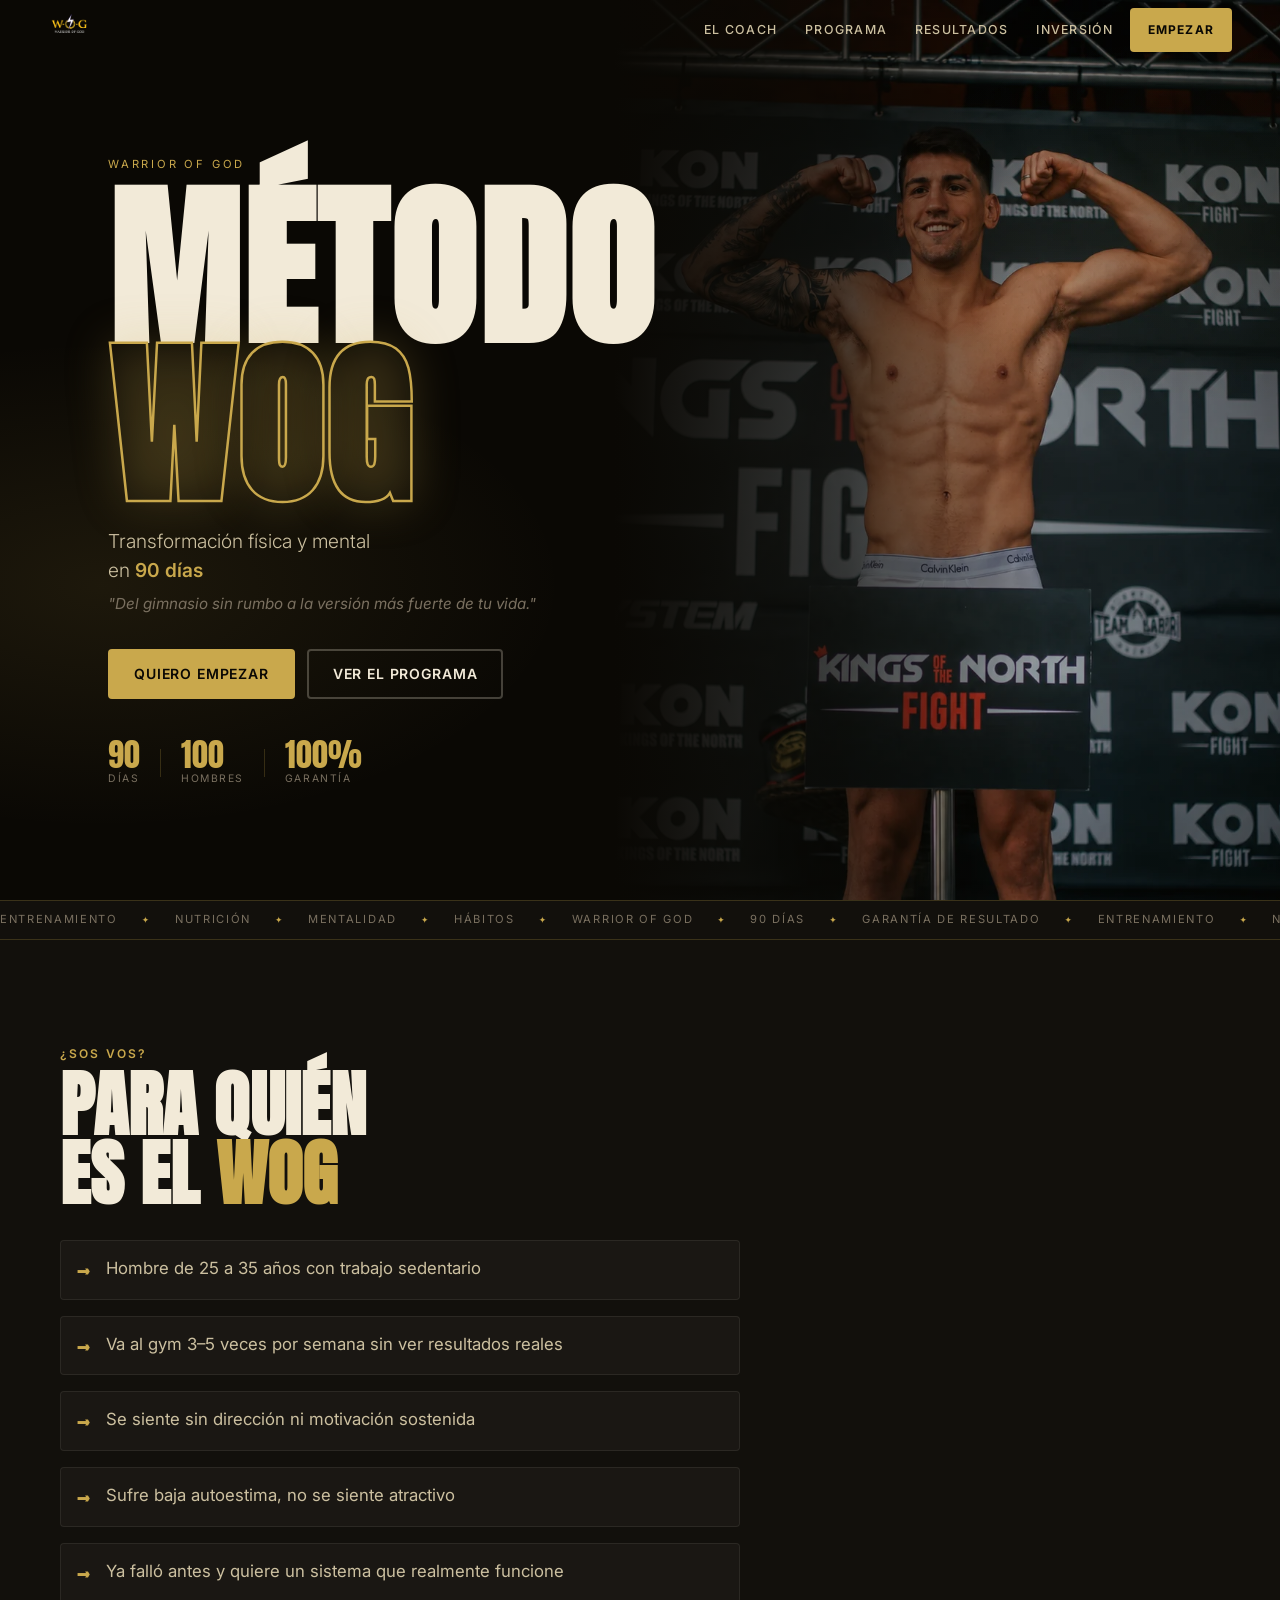
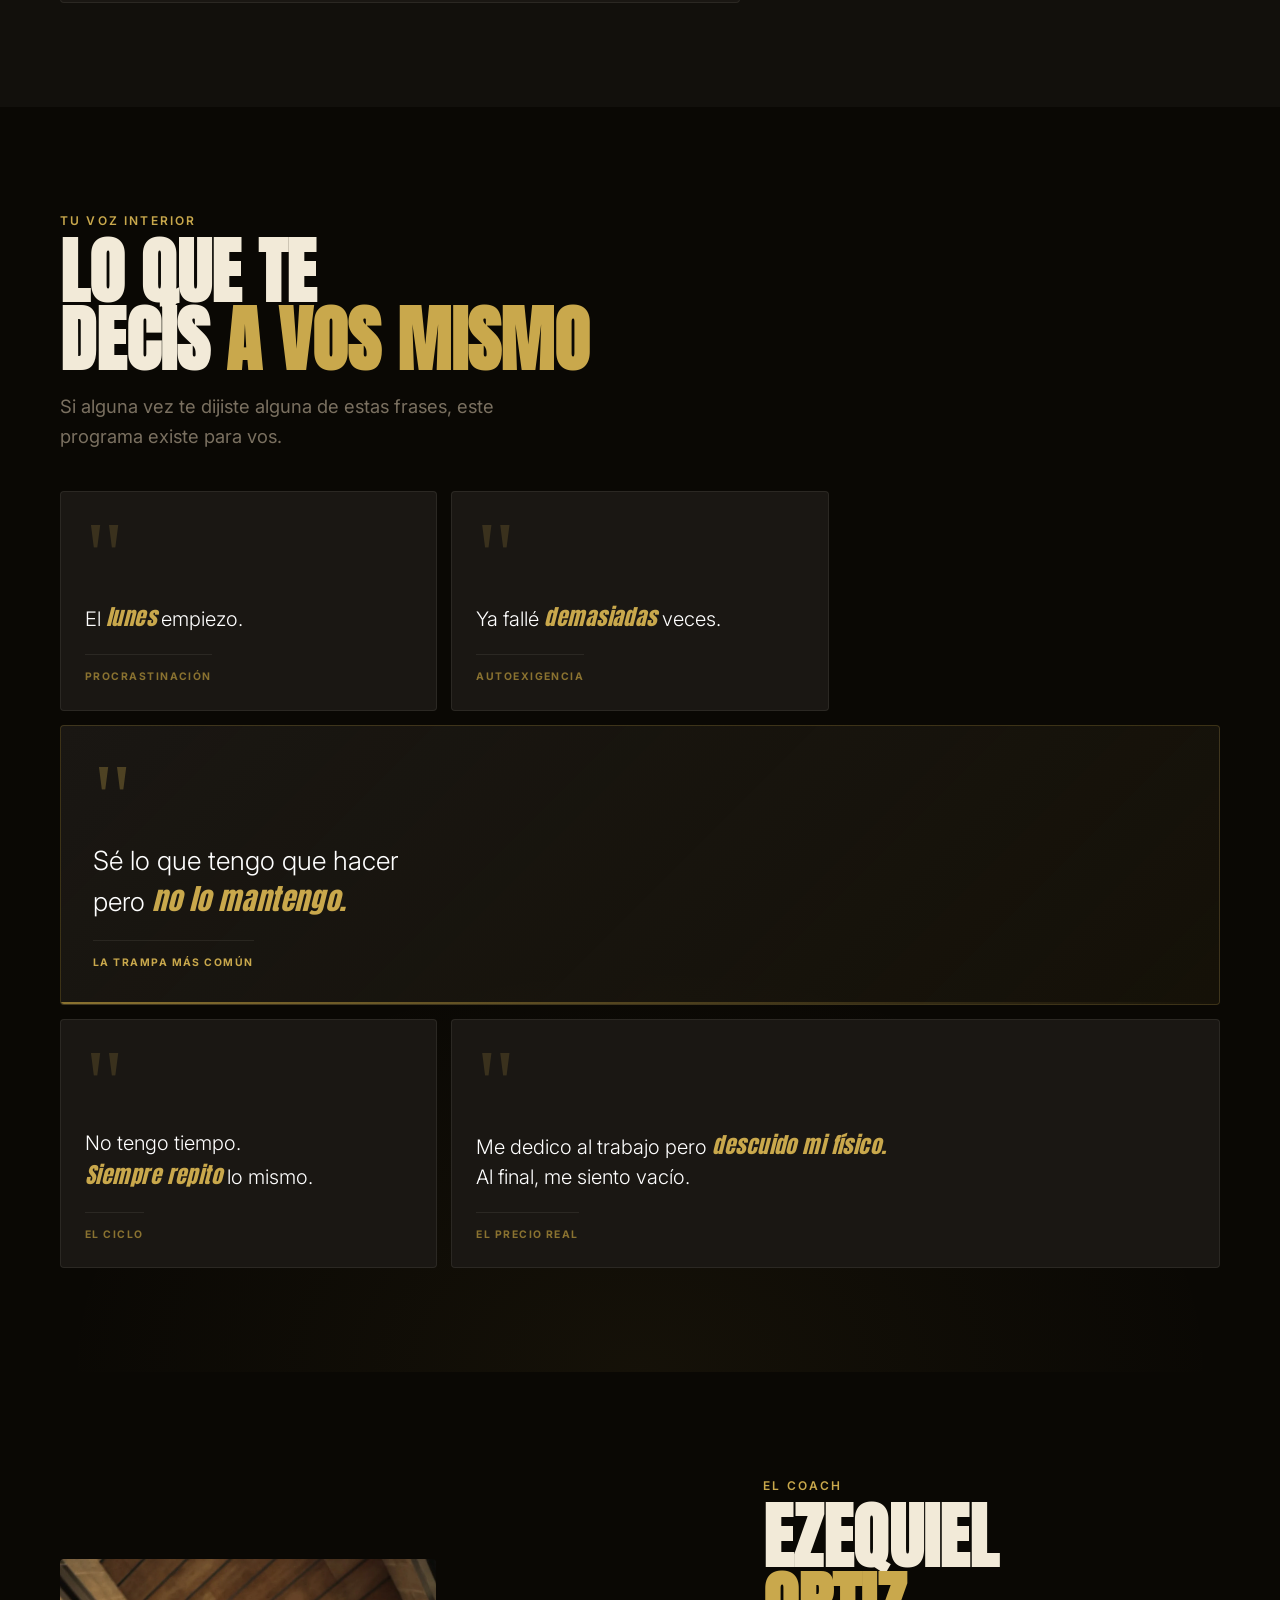
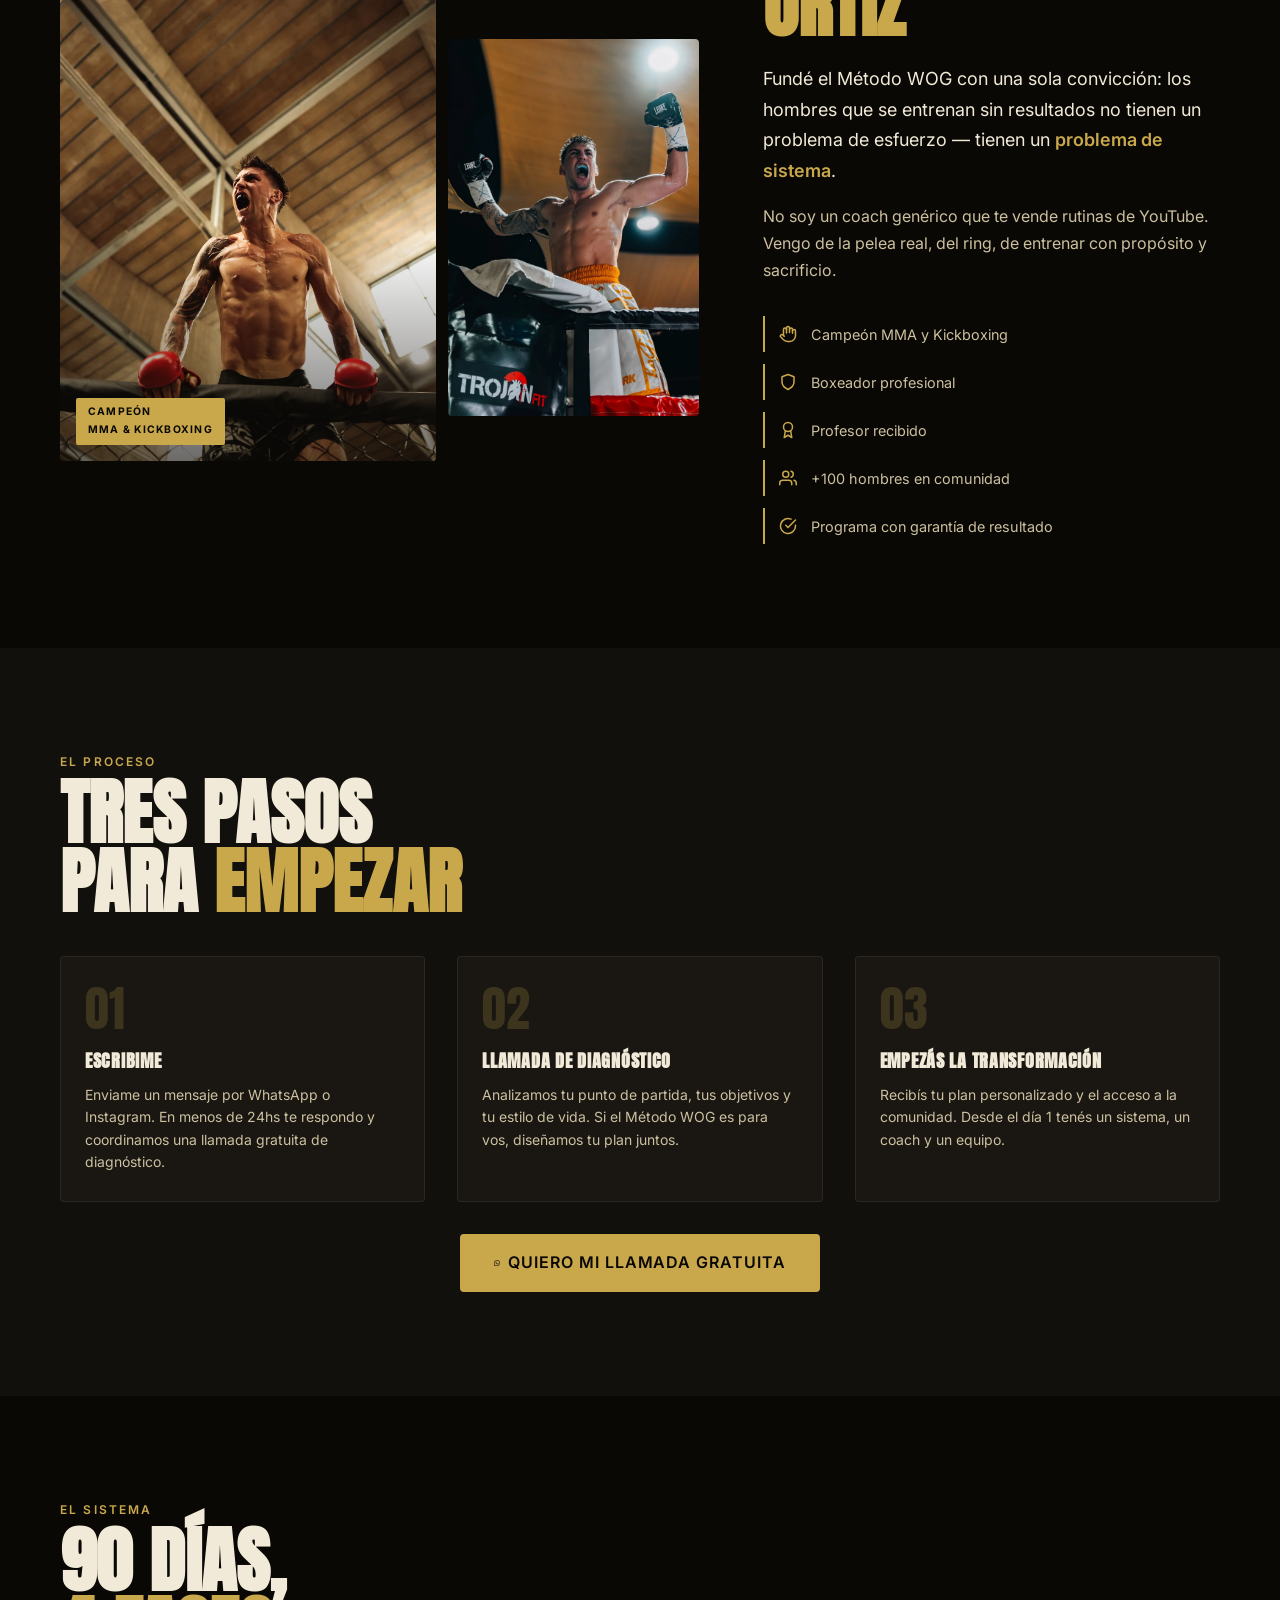
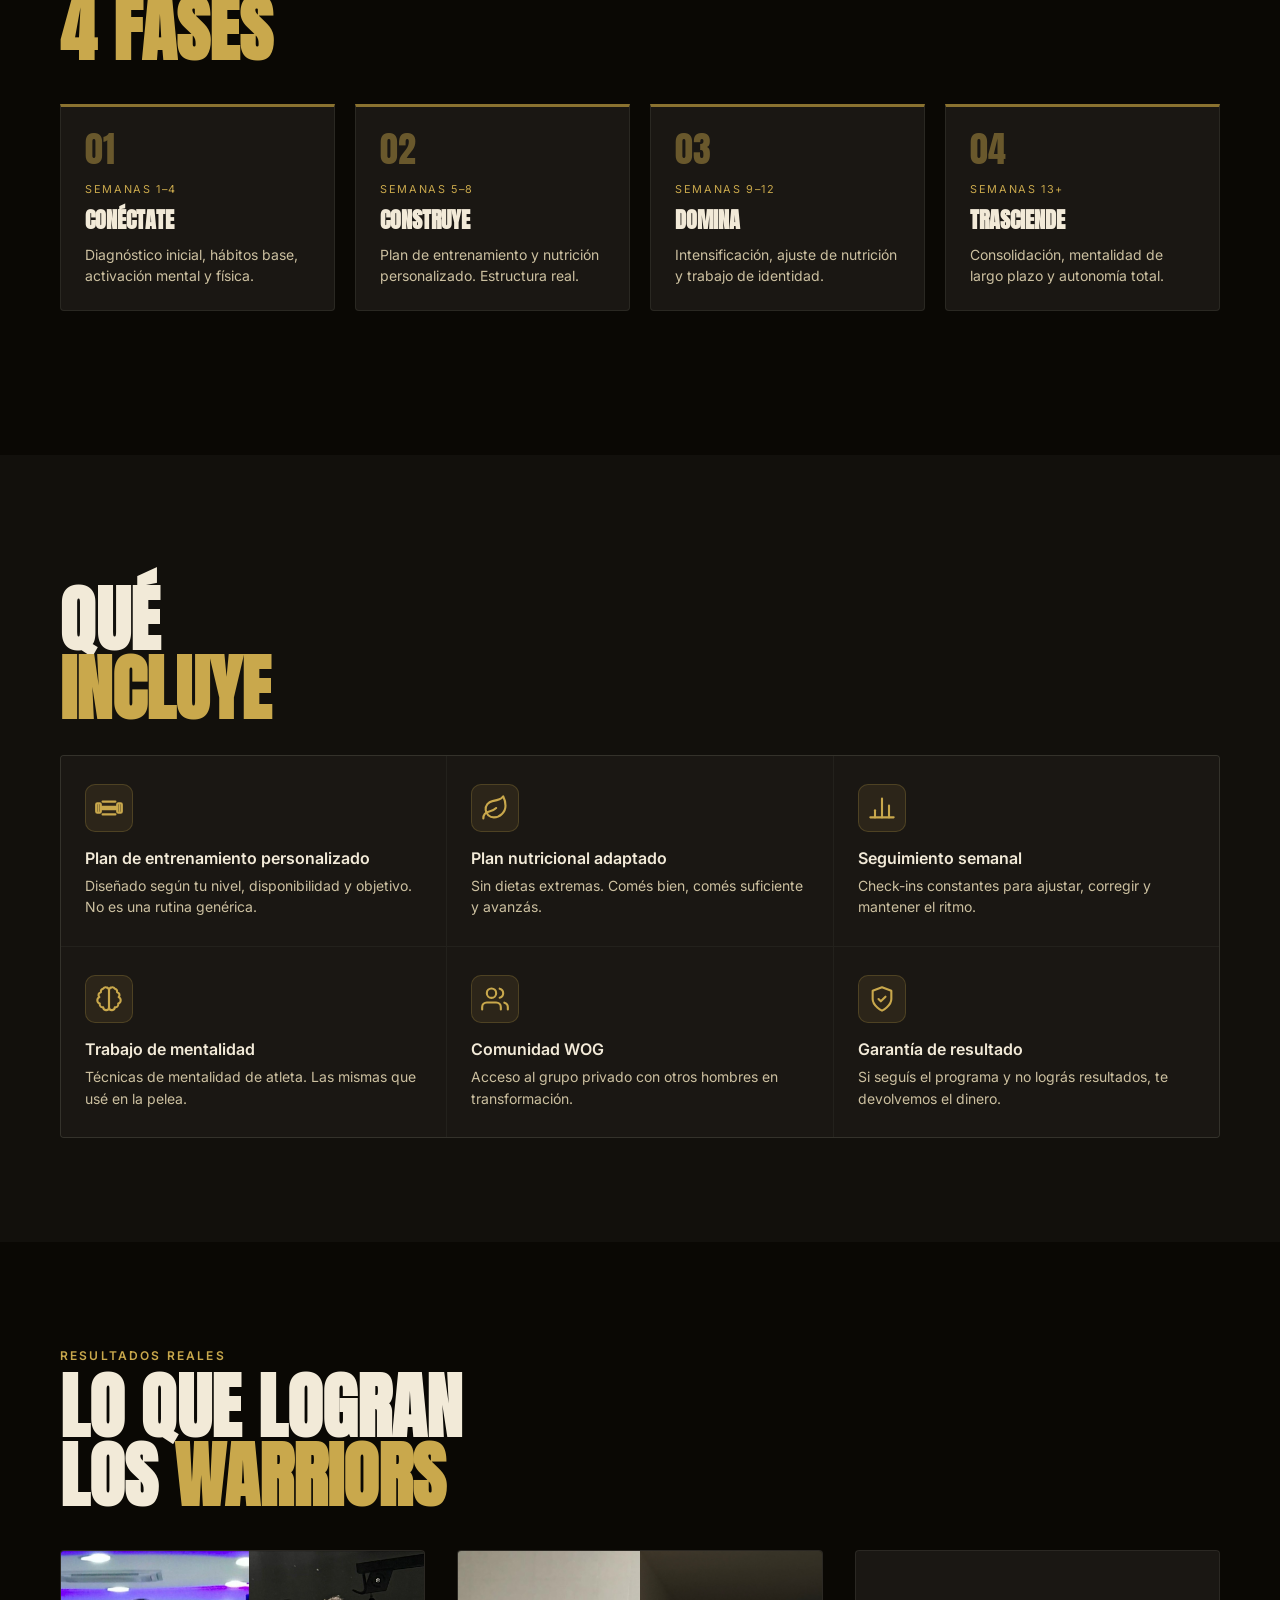
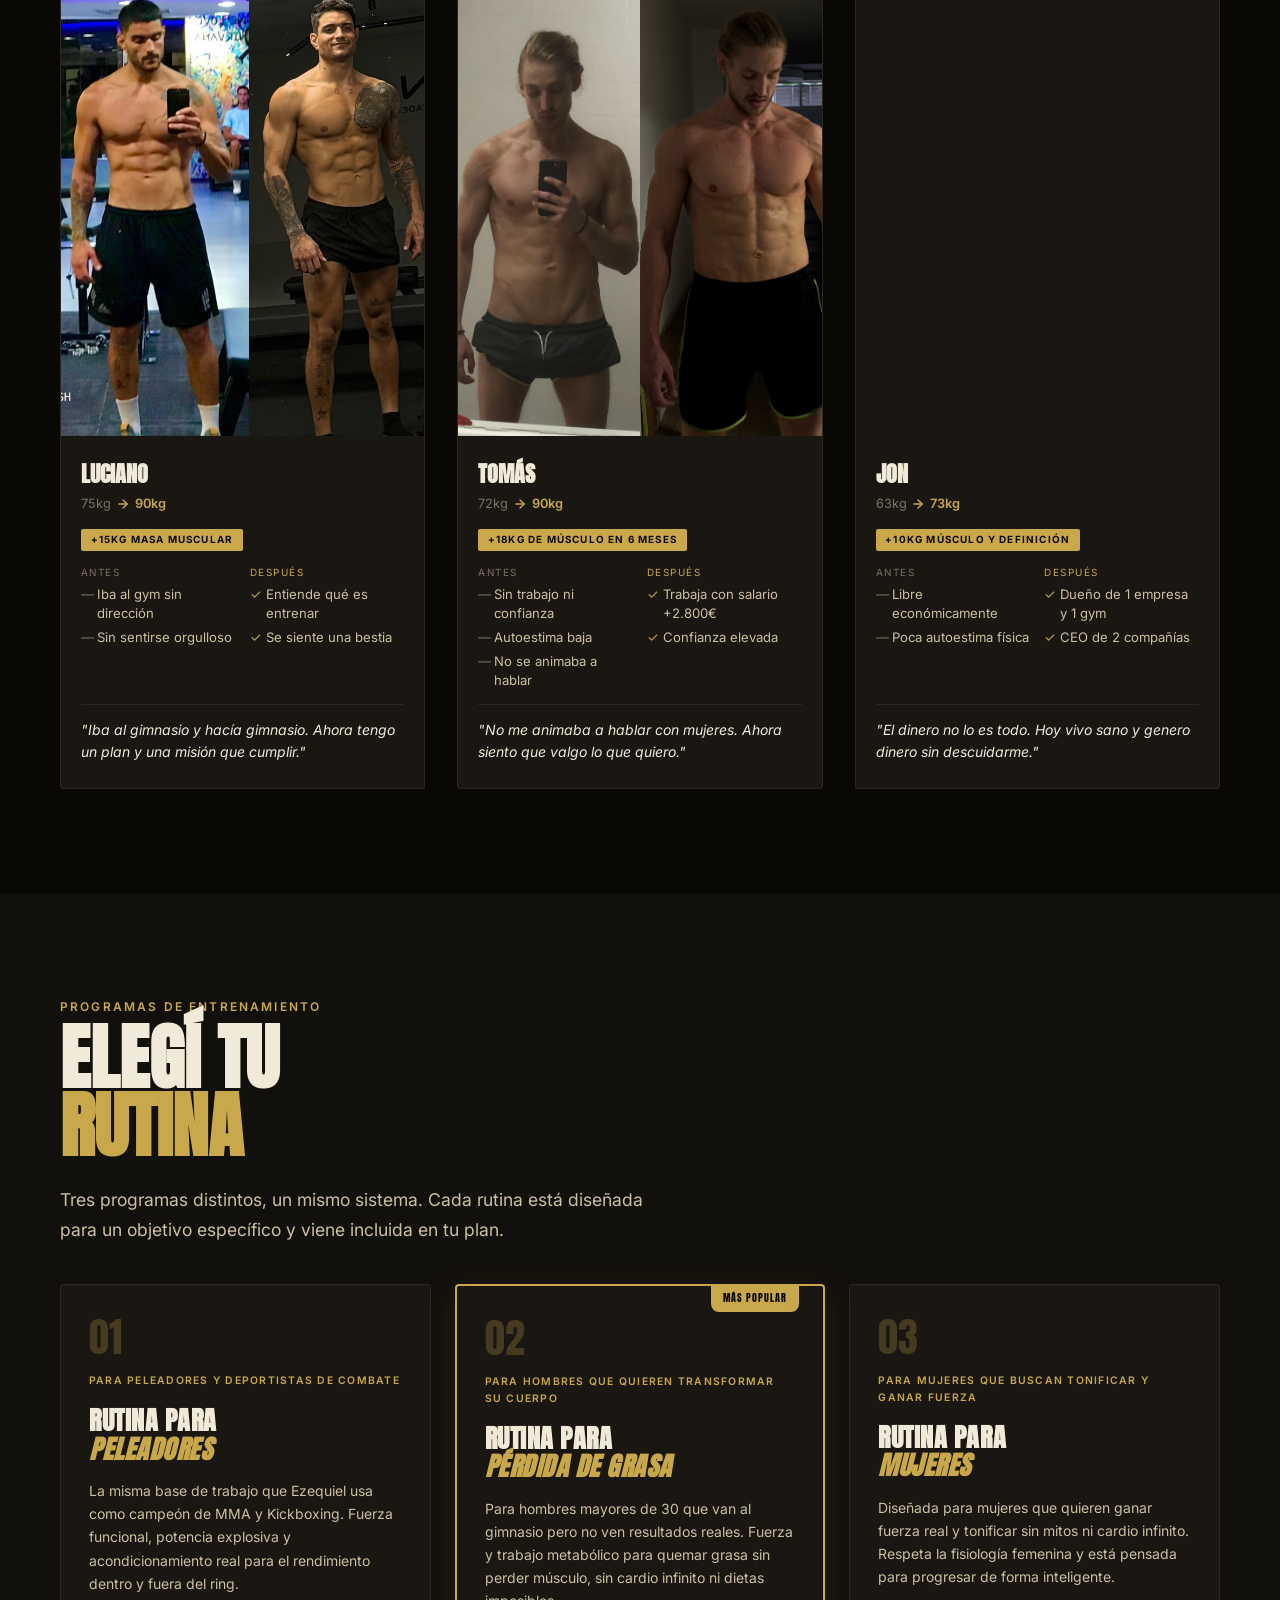
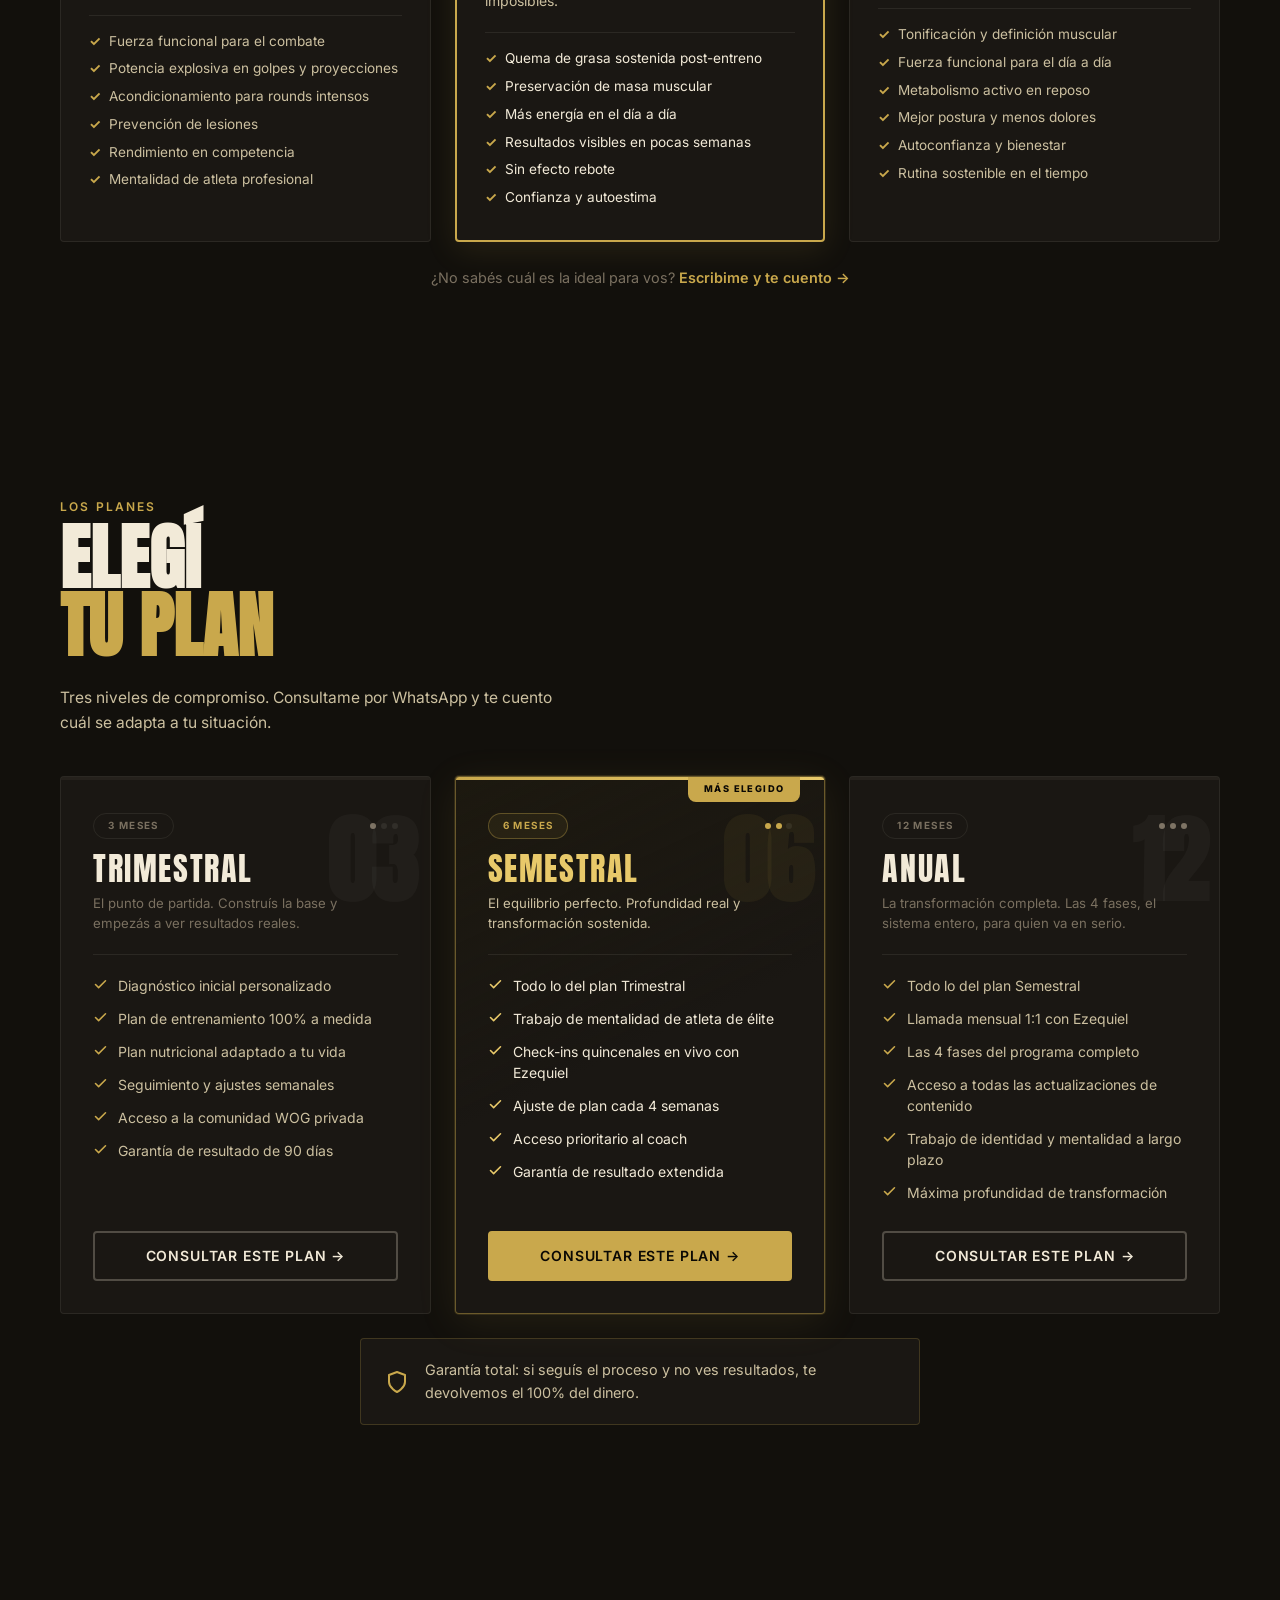
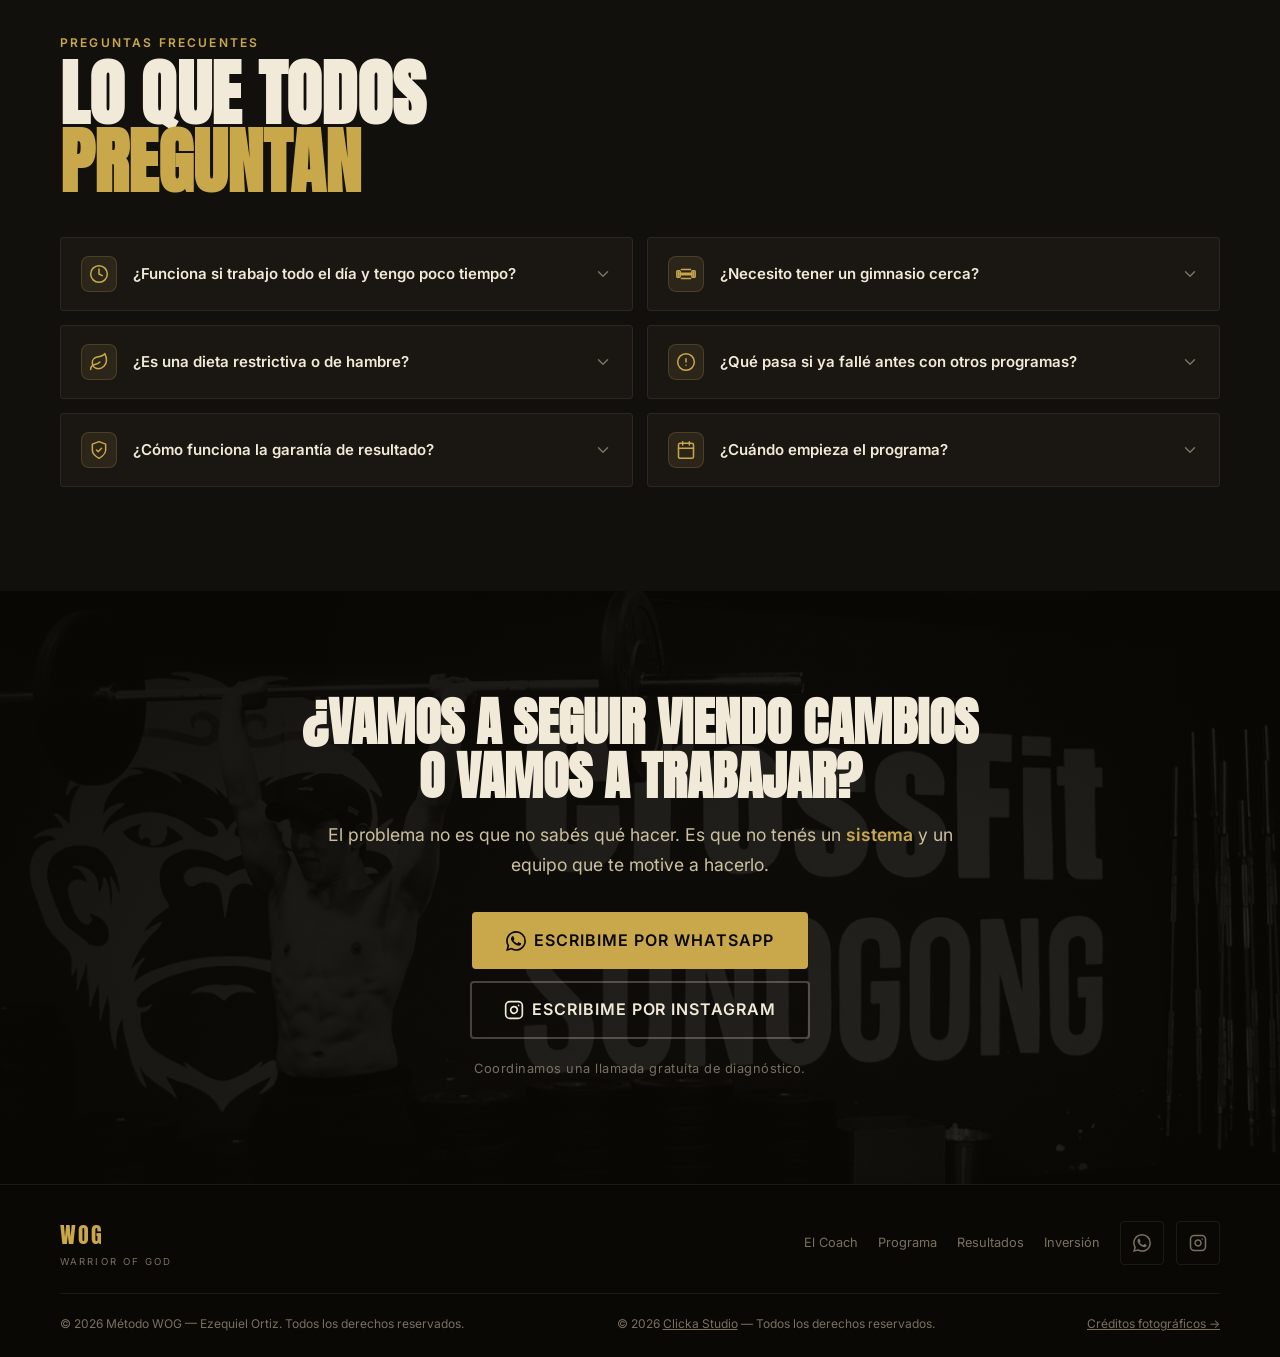
<file: index.html>
<!doctype html>
<html lang="es-AR">
<head>
  <meta charset="utf-8" />
  <meta name="viewport" content="width=device-width, initial-scale=1" />
  <title>Método WOG — Transformación física y mental en 90 días</title>
  <meta name="description" content="Del gimnasio sin rumbo a la versión más fuerte de tu vida. Programa de transformación de 90 días con Ezequiel Ortiz, Campeón MMA y Kickboxing." />

  <!-- Open Graph -->
  <meta property="og:type"        content="website" />
  <meta property="og:title"       content="Método WOG — Transformación física y mental en 90 días" />
  <meta property="og:description" content="Del gimnasio sin rumbo a la versión más fuerte de tu vida. Programa de transformación de 90 días con Ezequiel Ortiz, Campeón MMA y Kickboxing." />
  <meta property="og:image"       content="https://metodowog.com/assets/img/hero-v3.webp" />
  <meta property="og:locale"      content="es_AR" />

  <!-- Twitter / X -->
  <meta name="twitter:card"        content="summary_large_image" />
  <meta name="twitter:title"       content="Método WOG — Transformación física y mental en 90 días" />
  <meta name="twitter:description" content="Del gimnasio sin rumbo a la versión más fuerte de tu vida. Programa de 90 días con Ezequiel Ortiz." />
  <meta name="twitter:image"       content="https://metodowog.com/assets/img/hero-v3.webp" />

  <!-- Canonical (actualizar con la URL real al publicar) -->
  <link rel="canonical" href="https://metodowog.com/" />

  <!-- Favicon -->
  <link rel="icon" href="assets/img/favicon.svg" type="image/svg+xml" />
  <link rel="icon" href="assets/img/favicon.png" type="image/png" sizes="32x32" />

  <!-- Preload hero -->
  <link rel="preload" as="image" href="assets/img/hero-v3.webp" fetchpriority="high" />

  <!-- Fonts -->
  <link rel="preconnect" href="https://fonts.googleapis.com" />
  <link rel="preconnect" href="https://fonts.gstatic.com" crossorigin />
  <link href="https://fonts.googleapis.com/css2?family=Anton&family=Inter:wght@300;400;500;600;700&display=swap" rel="stylesheet" />

  <!-- Styles -->
  <link rel="stylesheet" href="styles.css?v=20260705" />
</head>
<body>

  <a href="#hero" class="skip-link">Saltar al contenido principal</a>

  <!-- ░░ SPLASH ░░ -->
  <div class="splash" data-splash aria-hidden="true">
    <div class="splash-inner">
      <span class="splash-wog">WOG</span>
      <span class="splash-sub">WARRIOR OF GOD</span>
      <div class="splash-bar" role="progressbar" aria-hidden="true"><div class="splash-fill"></div></div>
    </div>
  </div>

  <!-- ░░ NAV ░░ -->
  <nav class="nav" id="nav" role="navigation" aria-label="Navegación principal">
    <a href="#hero" class="nav-brand" aria-label="Método WOG — inicio">
      <img src="assets/img/logo-wog.png" alt="WOG — Warrior of God" class="nav-logo">
    </a>
    <ul class="nav-links" id="nav-links" role="list">
      <li><a href="#quien-es" class="nav-link">El Coach</a></li>
      <li><a href="#programa" class="nav-link">Programa</a></li>
      <li><a href="#resultados" class="nav-link">Resultados</a></li>
      <li><a href="#inversion" class="nav-link">Inversión</a></li>
    </ul>
    <a href="https://wa.me/34637227382?text=Hola%20Ezequiel%2C%20quiero%20saber%20m%C3%A1s%20sobre%20el%20M%C3%A9todo%20WOG." class="nav-cta" target="_blank" rel="noopener">Empezar</a>
    <button class="nav-burger" id="nav-burger" aria-label="Abrir menú" aria-expanded="false" aria-controls="nav-links">
      <span aria-hidden="true"></span>
      <span aria-hidden="true"></span>
      <span aria-hidden="true"></span>
    </button>
  </nav>

  <!-- ░░ HERO ░░ -->
  <section class="hero" id="hero">
    <div class="hero-bg" aria-hidden="true">
      <img src="assets/img/hero-v3.webp" alt="" fetchpriority="high" loading="eager" decoding="sync" />
      <div class="hero-tint"></div>
    </div>
    <div class="hero-mesh" aria-hidden="true"></div>

    <div class="hero-inner">
      <p class="hero-kicker">Warrior of God</p>
      <h1 class="hero-title">
        <span class="hero-line-cream">MÉTODO</span>
        <span class="hero-line-gold">WOG</span>
      </h1>
      <p class="hero-sub">Transformación física y mental<br>en <strong>90 días</strong></p>
      <p class="hero-quote">"Del gimnasio sin rumbo a la versión más fuerte de tu vida."</p>
      <div class="hero-actions">
        <a href="#inversion" class="btn btn-primary">Quiero Empezar</a>
        <a href="#programa" class="btn btn-ghost">Ver el Programa</a>
      </div>
      <div class="hero-stats" aria-label="Estadísticas del programa">
        <div class="hero-stat">
          <span class="stat-num" data-count-to="90">90</span>
          <span class="stat-label">días</span>
        </div>
        <div class="stat-sep" aria-hidden="true"></div>
        <div class="hero-stat">
          <span class="stat-num" data-count-to="100">100</span>
          <span class="stat-label">hombres</span>
        </div>
        <div class="stat-sep" aria-hidden="true"></div>
        <div class="hero-stat">
          <span class="stat-num"><span data-count-to="100">100</span>%</span>
          <span class="stat-label">garantía</span>
        </div>
      </div>
    </div>
  </section>

  <!-- ░░ MARQUEE ░░ -->
  <div class="marquee-wrap" aria-hidden="true">
    <div class="marquee-track">
      <span>Entrenamiento</span><span class="m-dot">✦</span>
      <span>Nutrición</span><span class="m-dot">✦</span>
      <span>Mentalidad</span><span class="m-dot">✦</span>
      <span>Hábitos</span><span class="m-dot">✦</span>
      <span>Warrior of God</span><span class="m-dot">✦</span>
      <span>90 Días</span><span class="m-dot">✦</span>
      <span>Garantía de Resultado</span><span class="m-dot">✦</span>
      <span>Entrenamiento</span><span class="m-dot">✦</span>
      <span>Nutrición</span><span class="m-dot">✦</span>
      <span>Mentalidad</span><span class="m-dot">✦</span>
      <span>Hábitos</span><span class="m-dot">✦</span>
      <span>Warrior of God</span><span class="m-dot">✦</span>
      <span>90 Días</span><span class="m-dot">✦</span>
      <span>Garantía de Resultado</span><span class="m-dot">✦</span>
    </div>
  </div>

  <!-- ░░ PARA QUIÉN ░░ -->
  <section class="section s-para-quien" id="para-quien">
    <div class="container">
      <p class="kicker reveal">¿Sos vos?</p>
      <h2 class="title reveal">Para quién<br>es el <em>WOG</em></h2>
      <ul class="arrow-list reveal">
        <li><span class="arrow" aria-hidden="true">→</span><span>Hombre de 25 a 35 años con trabajo sedentario</span></li>
        <li><span class="arrow" aria-hidden="true">→</span><span>Va al gym 3–5 veces por semana sin ver resultados reales</span></li>
        <li><span class="arrow" aria-hidden="true">→</span><span>Se siente sin dirección ni motivación sostenida</span></li>
        <li><span class="arrow" aria-hidden="true">→</span><span>Sufre baja autoestima, no se siente atractivo</span></li>
        <li><span class="arrow" aria-hidden="true">→</span><span>Ya falló antes y quiere un sistema que realmente funcione</span></li>
      </ul>
    </div>
  </section>

  <!-- ░░ LO QUE TE DECÍS ░░ -->
  <section class="section s-voces" id="voces">
    <div class="container">
      <p class="kicker reveal">Tu voz interior</p>
      <h2 class="title reveal">Lo que te<br>decís <em>a vos mismo</em></h2>
      <p class="voces-intro reveal">Si alguna vez te dijiste alguna de estas frases, este programa existe para vos.</p>

      <div class="voces-bento">

        <!-- Frase 1 — card normal -->
        <div class="voz-card reveal" data-size="md">
          <span class="voz-qmark" aria-hidden="true">"</span>
          <p class="voz-text">El <em>lunes</em> empiezo.</p>
          <span class="voz-tag">Procrastinación</span>
        </div>

        <!-- Frase 2 — card normal -->
        <div class="voz-card reveal" data-size="md">
          <span class="voz-qmark" aria-hidden="true">"</span>
          <p class="voz-text">Ya fallé <em>demasiadas</em> veces.</p>
          <span class="voz-tag">Autoexigencia</span>
        </div>

        <!-- Frase héroe — ocupa todo el ancho -->
        <div class="voz-card voz-card--hero reveal" data-size="hero">
          <span class="voz-qmark" aria-hidden="true">"</span>
          <p class="voz-text">Sé lo que tengo que hacer<br>pero <em>no lo mantengo.</em></p>
          <span class="voz-tag">La trampa más común</span>
        </div>

        <!-- Frase 4 -->
        <div class="voz-card reveal" data-size="md">
          <span class="voz-qmark" aria-hidden="true">"</span>
          <p class="voz-text">No tengo tiempo.<br><em>Siempre repito</em> lo mismo.</p>
          <span class="voz-tag">El ciclo</span>
        </div>

        <!-- Frase 5 — card grande -->
        <div class="voz-card voz-card--wide reveal" data-size="lg">
          <span class="voz-qmark" aria-hidden="true">"</span>
          <p class="voz-text">Me dedico al trabajo pero <em>descuido mi físico.</em><br>Al final, me siento vacío.</p>
          <span class="voz-tag">El precio real</span>
        </div>

      </div>
    </div>
  </section>

  <!-- ░░ QUIÉN ES ░░ -->
  <section class="section s-quien" id="quien-es">
    <div class="container">
      <div class="quien-grid">
        <div class="quien-img-col">
          <div class="quien-photos reveal">
            <div class="quien-photo-main">
              <img src="assets/img/ezequiel-pelea.webp" alt="Ezequiel Ortiz en la jaula MMA" loading="lazy" decoding="async" />
              <div class="quien-badge">
                <span>Campeón</span>
                <span>MMA &amp; Kickboxing</span>
              </div>
            </div>
            <div class="quien-photo-sec">
              <img src="assets/img/ezequiel-victoria.webp" alt="Ezequiel Ortiz celebrando victoria en el ring" loading="lazy" decoding="async" />
            </div>
          </div>
        </div>
        <div class="quien-text">
          <p class="kicker reveal">El Coach</p>
          <h2 class="title reveal">Ezequiel<br><em>Ortiz</em></h2>
          <p class="quien-lead reveal">
            Fundé el Método WOG con una sola convicción: los hombres que se entrenan sin resultados no tienen un problema de esfuerzo — tienen un <strong>problema de sistema</strong>.
          </p>
          <p class="quien-body reveal">
            No soy un coach genérico que te vende rutinas de YouTube. Vengo de la pelea real, del ring, de entrenar con propósito y sacrificio.
          </p>
          <ul class="quien-badges reveal" aria-label="Credenciales">
            <li class="badge-item">
              <!-- fist icon -->
              <svg class="badge-ico" width="18" height="18" viewBox="0 0 24 24" fill="none" stroke="currentColor" stroke-width="2" stroke-linecap="round" stroke-linejoin="round" aria-hidden="true"><path d="M18 11V6a2 2 0 0 0-2-2v0a2 2 0 0 0-2 2v0"/><path d="M14 10V4a2 2 0 0 0-2-2v0a2 2 0 0 0-2 2v2"/><path d="M10 10.5V6a2 2 0 0 0-2-2v0a2 2 0 0 0-2 2v8"/><path d="M18 8a2 2 0 1 1 4 0v6a8 8 0 0 1-8 8h-2c-2.8 0-4.5-.86-5.99-2.34l-3.6-3.6a2 2 0 0 1 2.83-2.82L7 15"/></svg>
              <span>Campeón MMA y Kickboxing</span>
            </li>
            <li class="badge-item">
              <!-- shield icon -->
              <svg class="badge-ico" width="18" height="18" viewBox="0 0 24 24" fill="none" stroke="currentColor" stroke-width="2" stroke-linecap="round" stroke-linejoin="round" aria-hidden="true"><path d="M12 22s8-4 8-10V5l-8-3-8 3v7c0 6 8 10 8 10z"/></svg>
              <span>Boxeador profesional</span>
            </li>
            <li class="badge-item">
              <!-- award icon -->
              <svg class="badge-ico" width="18" height="18" viewBox="0 0 24 24" fill="none" stroke="currentColor" stroke-width="2" stroke-linecap="round" stroke-linejoin="round" aria-hidden="true"><circle cx="12" cy="8" r="6"/><path d="M15.477 12.89 17 22l-5-3-5 3 1.523-9.11"/></svg>
              <span>Profesor recibido</span>
            </li>
            <li class="badge-item">
              <!-- users icon -->
              <svg class="badge-ico" width="18" height="18" viewBox="0 0 24 24" fill="none" stroke="currentColor" stroke-width="2" stroke-linecap="round" stroke-linejoin="round" aria-hidden="true"><path d="M17 21v-2a4 4 0 0 0-4-4H5a4 4 0 0 0-4 4v2"/><circle cx="9" cy="7" r="4"/><path d="M23 21v-2a4 4 0 0 0-3-3.87"/><path d="M16 3.13a4 4 0 0 1 0 7.75"/></svg>
              <span>+100 hombres en comunidad</span>
            </li>
            <li class="badge-item">
              <!-- check-circle icon -->
              <svg class="badge-ico" width="18" height="18" viewBox="0 0 24 24" fill="none" stroke="currentColor" stroke-width="2" stroke-linecap="round" stroke-linejoin="round" aria-hidden="true"><path d="M22 11.08V12a10 10 0 1 1-5.93-9.14"/><polyline points="22 4 12 14.01 9 11.01"/></svg>
              <span>Programa con garantía de resultado</span>
            </li>
          </ul>
        </div>
      </div>
    </div>
  </section>

  <!-- ░░ CÓMO FUNCIONA ░░ -->
  <section class="section s-como" id="como-funciona">
    <div class="container">
      <p class="kicker reveal">El proceso</p>
      <h2 class="title reveal">Tres pasos<br>para <em>empezar</em></h2>
      <div class="pasos-grid">
        <div class="paso reveal">
          <div class="paso-num" aria-hidden="true">01</div>
          <div class="paso-body">
            <h3 class="paso-title">Escribime</h3>
            <p class="paso-desc">Enviame un mensaje por WhatsApp o Instagram. En menos de 24hs te respondo y coordinamos una llamada gratuita de diagnóstico.</p>
          </div>
        </div>
        <div class="paso reveal">
          <div class="paso-num" aria-hidden="true">02</div>
          <div class="paso-body">
            <h3 class="paso-title">Llamada de diagnóstico</h3>
            <p class="paso-desc">Analizamos tu punto de partida, tus objetivos y tu estilo de vida. Si el Método WOG es para vos, diseñamos tu plan juntos.</p>
          </div>
        </div>
        <div class="paso reveal">
          <div class="paso-num" aria-hidden="true">03</div>
          <div class="paso-body">
            <h3 class="paso-title">Empezás la transformación</h3>
            <p class="paso-desc">Recibís tu plan personalizado y el acceso a la comunidad. Desde el día 1 tenés un sistema, un coach y un equipo.</p>
          </div>
        </div>
      </div>
      <div class="como-cta reveal">
        <a href="https://wa.me/34637227382?text=Hola%20Ezequiel%2C%20quiero%20coordinar%20mi%20llamada%20de%20diagn%C3%B3stico%20gratuita." class="btn btn-primary btn-lg" target="_blank" rel="noopener">
          <svg width="20" height="20" viewBox="0 0 24 24" fill="currentColor" aria-hidden="true"><path d="M17.472 14.382c-.297-.149-1.758-.867-2.03-.967-.273-.099-.471-.148-.67.15-.197.297-.767.966-.94 1.164-.173.199-.347.223-.644.075-.297-.15-1.255-.463-2.39-1.475-.883-.788-1.48-1.761-1.653-2.059-.173-.297-.018-.458.13-.606.134-.133.298-.347.446-.52.149-.174.198-.298.298-.497.099-.198.05-.371-.025-.52-.075-.149-.669-1.612-.916-2.207-.242-.579-.487-.5-.669-.51-.173-.008-.371-.01-.57-.01-.198 0-.52.074-.792.372-.272.297-1.04 1.016-1.04 2.479 0 1.462 1.065 2.875 1.213 3.074.149.198 2.096 3.2 5.077 4.487.709.306 1.262.489 1.694.625.712.227 1.36.195 1.871.118.571-.085 1.758-.719 2.006-1.413.248-.694.248-1.289.173-1.413-.074-.124-.272-.198-.57-.347m-5.421 7.403h-.004a9.87 9.87 0 01-5.031-1.378l-.361-.214-3.741.982.998-3.648-.235-.374a9.86 9.86 0 01-1.51-5.26c.001-5.45 4.436-9.884 9.888-9.884 2.64 0 5.122 1.03 6.988 2.898a9.825 9.825 0 012.893 6.994c-.003 5.45-4.437 9.884-9.885 9.884m8.413-18.297A11.815 11.815 0 0012.05 0C5.495 0 .16 5.335.157 11.892c0 2.096.547 4.142 1.588 5.945L.057 24l6.305-1.654a11.882 11.882 0 005.683 1.448h.005c6.554 0 11.89-5.335 11.893-11.893a11.821 11.821 0 00-3.48-8.413z"/></svg>
          Quiero mi llamada gratuita
        </a>
      </div>
    </div>
  </section>

  <!-- ░░ PROGRAMA — 4 FASES ░░ -->
  <section class="section s-programa" id="programa">
    <div class="container">
      <p class="kicker reveal">El Sistema</p>
      <h2 class="title reveal">90 días,<br><em>4 fases</em></h2>

      <ol class="fases-list" aria-label="Las 4 fases del programa">
        <li class="fase">
          <div class="fase-num" aria-hidden="true">01</div>
          <div class="fase-body">
            <p class="fase-weeks">Semanas 1–4</p>
            <h3 class="fase-name">Conéctate</h3>
            <p class="fase-desc">Diagnóstico inicial, hábitos base, activación mental y física.</p>
          </div>
        </li>
        <li class="fase">
          <div class="fase-num" aria-hidden="true">02</div>
          <div class="fase-body">
            <p class="fase-weeks">Semanas 5–8</p>
            <h3 class="fase-name">Construye</h3>
            <p class="fase-desc">Plan de entrenamiento y nutrición personalizado. Estructura real.</p>
          </div>
        </li>
        <li class="fase">
          <div class="fase-num" aria-hidden="true">03</div>
          <div class="fase-body">
            <p class="fase-weeks">Semanas 9–12</p>
            <h3 class="fase-name">Domina</h3>
            <p class="fase-desc">Intensificación, ajuste de nutrición y trabajo de identidad.</p>
          </div>
        </li>
        <li class="fase">
          <div class="fase-num" aria-hidden="true">04</div>
          <div class="fase-body">
            <p class="fase-weeks">Semanas 13+</p>
            <h3 class="fase-name">Trasciende</h3>
            <p class="fase-desc">Consolidación, mentalidad de largo plazo y autonomía total.</p>
          </div>
        </li>
      </ol>
    </div>
  </section>

  <!-- ░░ QUÉ INCLUYE ░░ -->
  <section class="section s-incluye" id="incluye">
    <div class="container">
      <p class="kicker reveal">El Paquete Completo</p>
      <h2 class="title reveal">Qué<br><em>incluye</em></h2>
      <ul class="incluye-list" aria-label="Qué incluye el programa">
        <li class="incluye-item reveal">
          <div class="i-icon" aria-hidden="true">
            <!-- dumbbell -->
            <svg width="28" height="28" viewBox="0 0 24 24" fill="none" stroke="currentColor" stroke-width="1.8" stroke-linecap="round" stroke-linejoin="round"><path d="M6.5 6.5h11"/><path d="M6.5 17.5h11"/><path d="M3 9.5v5"/><path d="M21 9.5v5"/><rect x="1" y="8" width="4" height="8" rx="1"/><rect x="19" y="8" width="4" height="8" rx="1"/><rect x="5" y="11" width="14" height="2" rx="1"/></svg>
          </div>
          <div class="i-body">
            <h3>Plan de entrenamiento personalizado</h3>
            <p>Diseñado según tu nivel, disponibilidad y objetivo. No es una rutina genérica.</p>
          </div>
        </li>
        <li class="incluye-item reveal">
          <div class="i-icon" aria-hidden="true">
            <!-- leaf / nutrition -->
            <svg width="28" height="28" viewBox="0 0 24 24" fill="none" stroke="currentColor" stroke-width="1.8" stroke-linecap="round" stroke-linejoin="round"><path d="M11 20A7 7 0 0 1 9.8 6.1C15.5 5 17 4.48 19 2c1 2 2 4.18 2 8 0 5.5-4.78 10-10 10z"/><path d="M2 21c0-3 1.85-5.36 5.08-6C9.5 14.52 12 13 13 12"/></svg>
          </div>
          <div class="i-body">
            <h3>Plan nutricional adaptado</h3>
            <p>Sin dietas extremas. Comés bien, comés suficiente y avanzás.</p>
          </div>
        </li>
        <li class="incluye-item reveal">
          <div class="i-icon" aria-hidden="true">
            <!-- bar-chart / tracking -->
            <svg width="28" height="28" viewBox="0 0 24 24" fill="none" stroke="currentColor" stroke-width="1.8" stroke-linecap="round" stroke-linejoin="round"><line x1="18" y1="20" x2="18" y2="10"/><line x1="12" y1="20" x2="12" y2="4"/><line x1="6" y1="20" x2="6" y2="14"/><line x1="2" y1="20" x2="22" y2="20"/></svg>
          </div>
          <div class="i-body">
            <h3>Seguimiento semanal</h3>
            <p>Check-ins constantes para ajustar, corregir y mantener el ritmo.</p>
          </div>
        </li>
        <li class="incluye-item reveal">
          <div class="i-icon" aria-hidden="true">
            <!-- brain / mindset -->
            <svg width="28" height="28" viewBox="0 0 24 24" fill="none" stroke="currentColor" stroke-width="1.8" stroke-linecap="round" stroke-linejoin="round"><path d="M9.5 2A2.5 2.5 0 0 1 12 4.5v15a2.5 2.5 0 0 1-4.96-.46 2.5 2.5 0 0 1-2.96-3.08 3 3 0 0 1-.34-5.58 2.5 2.5 0 0 1 1.32-4.24 2.5 2.5 0 0 1 1.98-3A2.5 2.5 0 0 1 9.5 2Z"/><path d="M14.5 2A2.5 2.5 0 0 0 12 4.5v15a2.5 2.5 0 0 0 4.96-.46 2.5 2.5 0 0 0 2.96-3.08 3 3 0 0 0 .34-5.58 2.5 2.5 0 0 0-1.32-4.24 2.5 2.5 0 0 0-1.98-3A2.5 2.5 0 0 0 14.5 2Z"/></svg>
          </div>
          <div class="i-body">
            <h3>Trabajo de mentalidad</h3>
            <p>Técnicas de mentalidad de atleta. Las mismas que usé en la pelea.</p>
          </div>
        </li>
        <li class="incluye-item reveal">
          <div class="i-icon" aria-hidden="true">
            <!-- users / community -->
            <svg width="28" height="28" viewBox="0 0 24 24" fill="none" stroke="currentColor" stroke-width="1.8" stroke-linecap="round" stroke-linejoin="round"><path d="M17 21v-2a4 4 0 0 0-4-4H5a4 4 0 0 0-4 4v2"/><circle cx="9" cy="7" r="4"/><path d="M23 21v-2a4 4 0 0 0-3-3.87"/><path d="M16 3.13a4 4 0 0 1 0 7.75"/></svg>
          </div>
          <div class="i-body">
            <h3>Comunidad WOG</h3>
            <p>Acceso al grupo privado con otros hombres en transformación.</p>
          </div>
        </li>
        <li class="incluye-item reveal">
          <div class="i-icon" aria-hidden="true">
            <!-- shield-check / guarantee -->
            <svg width="28" height="28" viewBox="0 0 24 24" fill="none" stroke="currentColor" stroke-width="1.8" stroke-linecap="round" stroke-linejoin="round"><path d="M12 22s8-4 8-10V5l-8-3-8 3v7c0 6 8 10 8 10z"/><polyline points="9 12 11 14 15 10"/></svg>
          </div>
          <div class="i-body">
            <h3>Garantía de resultado</h3>
            <p>Si seguís el programa y no lográs resultados, te devolvemos el dinero.</p>
          </div>
        </li>
      </ul>
    </div>
  </section>

  <!-- ░░ RESULTADOS ░░ -->
  <section class="section s-resultados" id="resultados">
    <div class="container">
      <p class="kicker reveal">Resultados reales</p>
      <h2 class="title reveal">Lo que logran<br>los <em>Warriors</em></h2>
      <div class="testimonios-grid">

        <article class="testi reveal">
          <img src="assets/img/luciano.jpg" alt="Luciano — transformación física" class="testi-photo" loading="lazy" decoding="async" />
          <div class="testi-body">
            <header class="testi-head">
              <div class="testi-head-info">
                <h3 class="testi-nombre">Luciano</h3>
                <div class="testi-cambio" aria-label="Cambio de peso: de 75 kg a 90 kg">
                  <span class="t-antes">75kg</span>
                  <svg width="14" height="14" viewBox="0 0 24 24" fill="none" stroke="currentColor" stroke-width="2.5" stroke-linecap="round" stroke-linejoin="round" aria-hidden="true"><line x1="5" y1="12" x2="19" y2="12"/><polyline points="12 5 19 12 12 19"/></svg>
                  <span class="t-despues">90kg</span>
                </div>
              </div>
            </header>
            <p class="testi-tag">+15kg masa muscular</p>
            <div class="testi-ad">
              <div class="ad-col">
                <p class="ad-label">Antes</p>
                <ul>
                  <li>Iba al gym sin dirección</li>
                  <li>Sin sentirse orgulloso</li>
                </ul>
              </div>
              <div class="ad-col">
                <p class="ad-label ad-label--after">Después</p>
                <ul>
                  <li>Entiende qué es entrenar</li>
                  <li>Se siente una bestia</li>
                </ul>
              </div>
            </div>
            <blockquote class="testi-cita">"Iba al gimnasio y hacía gimnasio. Ahora tengo un plan y una misión que cumplir."</blockquote>
          </div>
        </article>

        <article class="testi reveal">
          <img src="assets/img/tomas.jpg" alt="Tomás — transformación física" class="testi-photo" loading="lazy" decoding="async" />
          <div class="testi-body">
            <header class="testi-head">
              <div class="testi-head-info">
                <h3 class="testi-nombre">Tomás</h3>
                <div class="testi-cambio" aria-label="Cambio de peso: de 72 kg a 90 kg">
                  <span class="t-antes">72kg</span>
                  <svg width="14" height="14" viewBox="0 0 24 24" fill="none" stroke="currentColor" stroke-width="2.5" stroke-linecap="round" stroke-linejoin="round" aria-hidden="true"><line x1="5" y1="12" x2="19" y2="12"/><polyline points="12 5 19 12 12 19"/></svg>
                  <span class="t-despues">90kg</span>
                </div>
              </div>
            </header>
            <p class="testi-tag">+18kg de músculo en 6 meses</p>
            <div class="testi-ad">
              <div class="ad-col">
                <p class="ad-label">Antes</p>
                <ul>
                  <li>Sin trabajo ni confianza</li>
                  <li>Autoestima baja</li>
                  <li>No se animaba a hablar</li>
                </ul>
              </div>
              <div class="ad-col">
                <p class="ad-label ad-label--after">Después</p>
                <ul>
                  <li>Trabaja con salario +2.800€</li>
                  <li>Confianza elevada</li>
                </ul>
              </div>
            </div>
            <blockquote class="testi-cita">"No me animaba a hablar con mujeres. Ahora siento que valgo lo que quiero."</blockquote>
          </div>
        </article>

        <article class="testi reveal">
          <img src="assets/img/jon.jpg" alt="Jon — transformación física" class="testi-photo" loading="lazy" decoding="async" />
          <div class="testi-body">
            <header class="testi-head">
              <div class="testi-head-info">
                <h3 class="testi-nombre">Jon</h3>
                <div class="testi-cambio" aria-label="Cambio de peso: de 63 kg a 73 kg">
                  <span class="t-antes">63kg</span>
                  <svg width="14" height="14" viewBox="0 0 24 24" fill="none" stroke="currentColor" stroke-width="2.5" stroke-linecap="round" stroke-linejoin="round" aria-hidden="true"><line x1="5" y1="12" x2="19" y2="12"/><polyline points="12 5 19 12 12 19"/></svg>
                  <span class="t-despues">73kg</span>
                </div>
              </div>
            </header>
            <p class="testi-tag">+10kg músculo y definición</p>
            <div class="testi-ad">
              <div class="ad-col">
                <p class="ad-label">Antes</p>
                <ul>
                  <li>Libre económicamente</li>
                  <li>Poca autoestima física</li>
                </ul>
              </div>
              <div class="ad-col">
                <p class="ad-label ad-label--after">Después</p>
                <ul>
                  <li>Dueño de 1 empresa y 1 gym</li>
                  <li>CEO de 2 compañías</li>
                </ul>
              </div>
            </div>
            <blockquote class="testi-cita">"El dinero no lo es todo. Hoy vivo sano y genero dinero sin descuidarme."</blockquote>
          </div>
        </article>

      </div>
    </div>
  </section>

  <!-- ░░ RUTINAS ░░ -->
  <section class="section s-rutinas" id="rutinas">
    <div class="container">
      <p class="kicker reveal">Programas de entrenamiento</p>
      <h2 class="title reveal">Elegí tu<br><em>rutina</em></h2>
      <p class="rutinas-sub reveal">Tres programas distintos, un mismo sistema. Cada rutina está diseñada para un objetivo específico y viene incluida en tu plan.</p>

      <div class="rutinas-grid">

        <div class="rutina-card reveal">
          <div class="rutina-num">01</div>
          <p class="rutina-tag">Para peleadores y deportistas de combate</p>
          <h3 class="rutina-title">Rutina para<br><em>Peleadores</em></h3>
          <p class="rutina-desc">La misma base de trabajo que Ezequiel usa como campeón de MMA y Kickboxing. Fuerza funcional, potencia explosiva y acondicionamiento real para el rendimiento dentro y fuera del ring.</p>
          <ul class="rutina-features">
            <li>Fuerza funcional para el combate</li>
            <li>Potencia explosiva en golpes y proyecciones</li>
            <li>Acondicionamiento para rounds intensos</li>
            <li>Prevención de lesiones</li>
            <li>Rendimiento en competencia</li>
            <li>Mentalidad de atleta profesional</li>
          </ul>
        </div>

        <div class="rutina-card rutina-card--destacada reveal">
          <div class="rutina-num">02</div>
          <p class="rutina-tag">Para hombres que quieren transformar su cuerpo</p>
          <h3 class="rutina-title">Rutina para<br><em>Pérdida de Grasa</em></h3>
          <p class="rutina-desc">Para hombres mayores de 30 que van al gimnasio pero no ven resultados reales. Fuerza y trabajo metabólico para quemar grasa sin perder músculo, sin cardio infinito ni dietas imposibles.</p>
          <ul class="rutina-features">
            <li>Quema de grasa sostenida post-entreno</li>
            <li>Preservación de masa muscular</li>
            <li>Más energía en el día a día</li>
            <li>Resultados visibles en pocas semanas</li>
            <li>Sin efecto rebote</li>
            <li>Confianza y autoestima</li>
          </ul>
        </div>

        <div class="rutina-card reveal">
          <div class="rutina-num">03</div>
          <p class="rutina-tag">Para mujeres que buscan tonificar y ganar fuerza</p>
          <h3 class="rutina-title">Rutina para<br><em>Mujeres</em></h3>
          <p class="rutina-desc">Diseñada para mujeres que quieren ganar fuerza real y tonificar sin mitos ni cardio infinito. Respeta la fisiología femenina y está pensada para progresar de forma inteligente.</p>
          <ul class="rutina-features">
            <li>Tonificación y definición muscular</li>
            <li>Fuerza funcional para el día a día</li>
            <li>Metabolismo activo en reposo</li>
            <li>Mejor postura y menos dolores</li>
            <li>Autoconfianza y bienestar</li>
            <li>Rutina sostenible en el tiempo</li>
          </ul>
        </div>

      </div>

      <p class="rutinas-cta-nota reveal">¿No sabés cuál es la ideal para vos? <a href="https://wa.me/34637227382?text=Hola%20Ezequiel%2C%20quiero%20saber%20cu%C3%A1l%20es%20la%20rutina%20ideal%20para%20m%C3%AD." target="_blank" rel="noopener">Escribime y te cuento →</a></p>
    </div>
  </section>

  <!-- ░░ INVERSIÓN ░░ -->
  <section class="section s-inversion" id="inversion">
    <div class="container">
      <p class="kicker reveal">Los planes</p>
      <h2 class="title reveal">Elegí<br><em>tu plan</em></h2>
      <p class="planes-intro reveal">Tres niveles de compromiso. Consultame por WhatsApp y te cuento cuál se adapta a tu situación.</p>

      <div class="planes-grid">

        <!-- TRIMESTRAL -->
        <div class="plan">
          <div class="plan-stripe"></div>
          <div class="plan-num" aria-hidden="true">03</div>
          <div class="plan-head">
            <div class="plan-meta-row">
              <span class="plan-dur-pill">3 meses</span>
              <span class="plan-nivel" aria-label="Nivel 1 de 3">
                <span class="plan-nivel-dot plan-nivel-dot--on"></span>
                <span class="plan-nivel-dot"></span>
                <span class="plan-nivel-dot"></span>
              </span>
            </div>
            <p class="plan-nombre">Trimestral</p>
            <p class="plan-tagline">El punto de partida. Construís la base y empezás a ver resultados reales.</p>
          </div>
          <ul class="plan-features">
            <li><svg width="15" height="15" viewBox="0 0 24 24" fill="none" stroke="currentColor" stroke-width="2.5" stroke-linecap="round" stroke-linejoin="round" aria-hidden="true"><polyline points="20 6 9 17 4 12"/></svg><span>Diagnóstico inicial personalizado</span></li>
            <li><svg width="15" height="15" viewBox="0 0 24 24" fill="none" stroke="currentColor" stroke-width="2.5" stroke-linecap="round" stroke-linejoin="round" aria-hidden="true"><polyline points="20 6 9 17 4 12"/></svg><span>Plan de entrenamiento 100% a medida</span></li>
            <li><svg width="15" height="15" viewBox="0 0 24 24" fill="none" stroke="currentColor" stroke-width="2.5" stroke-linecap="round" stroke-linejoin="round" aria-hidden="true"><polyline points="20 6 9 17 4 12"/></svg><span>Plan nutricional adaptado a tu vida</span></li>
            <li><svg width="15" height="15" viewBox="0 0 24 24" fill="none" stroke="currentColor" stroke-width="2.5" stroke-linecap="round" stroke-linejoin="round" aria-hidden="true"><polyline points="20 6 9 17 4 12"/></svg><span>Seguimiento y ajustes semanales</span></li>
            <li><svg width="15" height="15" viewBox="0 0 24 24" fill="none" stroke="currentColor" stroke-width="2.5" stroke-linecap="round" stroke-linejoin="round" aria-hidden="true"><polyline points="20 6 9 17 4 12"/></svg><span>Acceso a la comunidad WOG privada</span></li>
            <li><svg width="15" height="15" viewBox="0 0 24 24" fill="none" stroke="currentColor" stroke-width="2.5" stroke-linecap="round" stroke-linejoin="round" aria-hidden="true"><polyline points="20 6 9 17 4 12"/></svg><span>Garantía de resultado de 90 días</span></li>
          </ul>
          <a href="https://wa.me/34637227382?text=Hola%20Ezequiel%2C%20quiero%20m%C3%A1s%20informaci%C3%B3n%20del%20Plan%20Trimestral." class="btn btn-ghost plan-btn" target="_blank" rel="noopener">Consultar este plan →</a>
        </div>

        <!-- SEMESTRAL — DESTACADO -->
        <div class="plan plan--destacado">
          <div class="plan-stripe plan-stripe--gold"></div>
          <div class="plan-num plan-num--gold" aria-hidden="true">06</div>
          <div class="plan-badge">Más elegido</div>
          <div class="plan-head">
            <div class="plan-meta-row">
              <span class="plan-dur-pill plan-dur-pill--gold">6 meses</span>
              <span class="plan-nivel" aria-label="Nivel 2 de 3">
                <span class="plan-nivel-dot plan-nivel-dot--gold"></span>
                <span class="plan-nivel-dot plan-nivel-dot--gold"></span>
                <span class="plan-nivel-dot"></span>
              </span>
            </div>
            <p class="plan-nombre">Semestral</p>
            <p class="plan-tagline">El equilibrio perfecto. Profundidad real y transformación sostenida.</p>
          </div>
          <ul class="plan-features">
            <li><svg width="15" height="15" viewBox="0 0 24 24" fill="none" stroke="currentColor" stroke-width="2.5" stroke-linecap="round" stroke-linejoin="round" aria-hidden="true"><polyline points="20 6 9 17 4 12"/></svg><span>Todo lo del plan Trimestral</span></li>
            <li><svg width="15" height="15" viewBox="0 0 24 24" fill="none" stroke="currentColor" stroke-width="2.5" stroke-linecap="round" stroke-linejoin="round" aria-hidden="true"><polyline points="20 6 9 17 4 12"/></svg><span>Trabajo de mentalidad de atleta de élite</span></li>
            <li><svg width="15" height="15" viewBox="0 0 24 24" fill="none" stroke="currentColor" stroke-width="2.5" stroke-linecap="round" stroke-linejoin="round" aria-hidden="true"><polyline points="20 6 9 17 4 12"/></svg><span>Check-ins quincenales en vivo con Ezequiel</span></li>
            <li><svg width="15" height="15" viewBox="0 0 24 24" fill="none" stroke="currentColor" stroke-width="2.5" stroke-linecap="round" stroke-linejoin="round" aria-hidden="true"><polyline points="20 6 9 17 4 12"/></svg><span>Ajuste de plan cada 4 semanas</span></li>
            <li><svg width="15" height="15" viewBox="0 0 24 24" fill="none" stroke="currentColor" stroke-width="2.5" stroke-linecap="round" stroke-linejoin="round" aria-hidden="true"><polyline points="20 6 9 17 4 12"/></svg><span>Acceso prioritario al coach</span></li>
            <li><svg width="15" height="15" viewBox="0 0 24 24" fill="none" stroke="currentColor" stroke-width="2.5" stroke-linecap="round" stroke-linejoin="round" aria-hidden="true"><polyline points="20 6 9 17 4 12"/></svg><span>Garantía de resultado extendida</span></li>
          </ul>
          <a href="https://wa.me/34637227382?text=Hola%20Ezequiel%2C%20quiero%20m%C3%A1s%20informaci%C3%B3n%20del%20Plan%20Semestral." class="btn btn-primary plan-btn" target="_blank" rel="noopener">Consultar este plan →</a>
        </div>

        <!-- ANUAL -->
        <div class="plan">
          <div class="plan-stripe"></div>
          <div class="plan-num" aria-hidden="true">12</div>
          <div class="plan-head">
            <div class="plan-meta-row">
              <span class="plan-dur-pill">12 meses</span>
              <span class="plan-nivel" aria-label="Nivel 3 de 3">
                <span class="plan-nivel-dot plan-nivel-dot--on"></span>
                <span class="plan-nivel-dot plan-nivel-dot--on"></span>
                <span class="plan-nivel-dot plan-nivel-dot--on"></span>
              </span>
            </div>
            <p class="plan-nombre">Anual</p>
            <p class="plan-tagline">La transformación completa. Las 4 fases, el sistema entero, para quien va en serio.</p>
          </div>
          <ul class="plan-features">
            <li><svg width="15" height="15" viewBox="0 0 24 24" fill="none" stroke="currentColor" stroke-width="2.5" stroke-linecap="round" stroke-linejoin="round" aria-hidden="true"><polyline points="20 6 9 17 4 12"/></svg><span>Todo lo del plan Semestral</span></li>
            <li><svg width="15" height="15" viewBox="0 0 24 24" fill="none" stroke="currentColor" stroke-width="2.5" stroke-linecap="round" stroke-linejoin="round" aria-hidden="true"><polyline points="20 6 9 17 4 12"/></svg><span>Llamada mensual 1:1 con Ezequiel</span></li>
            <li><svg width="15" height="15" viewBox="0 0 24 24" fill="none" stroke="currentColor" stroke-width="2.5" stroke-linecap="round" stroke-linejoin="round" aria-hidden="true"><polyline points="20 6 9 17 4 12"/></svg><span>Las 4 fases del programa completo</span></li>
            <li><svg width="15" height="15" viewBox="0 0 24 24" fill="none" stroke="currentColor" stroke-width="2.5" stroke-linecap="round" stroke-linejoin="round" aria-hidden="true"><polyline points="20 6 9 17 4 12"/></svg><span>Acceso a todas las actualizaciones de contenido</span></li>
            <li><svg width="15" height="15" viewBox="0 0 24 24" fill="none" stroke="currentColor" stroke-width="2.5" stroke-linecap="round" stroke-linejoin="round" aria-hidden="true"><polyline points="20 6 9 17 4 12"/></svg><span>Trabajo de identidad y mentalidad a largo plazo</span></li>
            <li><svg width="15" height="15" viewBox="0 0 24 24" fill="none" stroke="currentColor" stroke-width="2.5" stroke-linecap="round" stroke-linejoin="round" aria-hidden="true"><polyline points="20 6 9 17 4 12"/></svg><span>Máxima profundidad de transformación</span></li>
          </ul>
          <a href="https://wa.me/34637227382?text=Hola%20Ezequiel%2C%20quiero%20m%C3%A1s%20informaci%C3%B3n%20del%20Plan%20Anual." class="btn btn-ghost plan-btn" target="_blank" rel="noopener">Consultar este plan →</a>
        </div>

      </div>

      <div class="garantia reveal" role="note">
        <svg width="24" height="24" viewBox="0 0 24 24" fill="none" stroke="currentColor" stroke-width="2" stroke-linecap="round" stroke-linejoin="round" aria-hidden="true"><path d="M12 22s8-4 8-10V5l-8-3-8 3v7c0 6 8 10 8 10z"/></svg>
        <p>Garantía total: si seguís el proceso y no ves resultados, te devolvemos el 100% del dinero.</p>
      </div>
    </div>
  </section>

  <!-- ░░ FAQ ░░ -->
  <section class="section s-faq" id="faq">
    <div class="container">
      <p class="kicker reveal">Preguntas frecuentes</p>
      <h2 class="title reveal">Lo que todos<br><em>preguntan</em></h2>
      <div class="faq-grid">
        <details class="faq-item reveal">
          <summary class="faq-q">
            <span class="faq-icon" aria-hidden="true">
              <svg width="20" height="20" viewBox="0 0 24 24" fill="none" stroke="currentColor" stroke-width="1.8" stroke-linecap="round" stroke-linejoin="round"><circle cx="12" cy="12" r="10"/><polyline points="12 6 12 12 16 14"/></svg>
            </span>
            <span class="faq-q-text">¿Funciona si trabajo todo el día y tengo poco tiempo?</span>
            <span class="faq-chevron" aria-hidden="true">
              <svg width="18" height="18" viewBox="0 0 24 24" fill="none" stroke="currentColor" stroke-width="2" stroke-linecap="round" stroke-linejoin="round"><polyline points="6 9 12 15 18 9"/></svg>
            </span>
          </summary>
          <div class="faq-a">
            <p>Sí. El programa está diseñado para hombres con agenda ocupada. Los entrenamientos duran entre 45 y 60 minutos, y el plan nutricional se adapta a tu ritmo, no al revés. La clave no es tener tiempo — es saber qué hacer con el tiempo que tenés.</p>
          </div>
        </details>

        <details class="faq-item reveal">
          <summary class="faq-q">
            <span class="faq-icon" aria-hidden="true">
              <svg width="20" height="20" viewBox="0 0 24 24" fill="none" stroke="currentColor" stroke-width="1.8" stroke-linecap="round" stroke-linejoin="round"><path d="M6.5 6.5h11"/><path d="M6.5 17.5h11"/><path d="M3 9.5v5"/><path d="M21 9.5v5"/><rect x="1" y="8" width="4" height="8" rx="1"/><rect x="19" y="8" width="4" height="8" rx="1"/><rect x="5" y="11" width="14" height="2" rx="1"/></svg>
            </span>
            <span class="faq-q-text">¿Necesito tener un gimnasio cerca?</span>
            <span class="faq-chevron" aria-hidden="true">
              <svg width="18" height="18" viewBox="0 0 24 24" fill="none" stroke="currentColor" stroke-width="2" stroke-linecap="round" stroke-linejoin="round"><polyline points="6 9 12 15 18 9"/></svg>
            </span>
          </summary>
          <div class="faq-a">
            <p>Se recomienda acceso a un gym, pero el plan puede adaptarse para entrenamiento en casa con equipamiento mínimo. Lo importante es el sistema, no el lugar donde lo aplicás.</p>
          </div>
        </details>

        <details class="faq-item reveal">
          <summary class="faq-q">
            <span class="faq-icon" aria-hidden="true">
              <svg width="20" height="20" viewBox="0 0 24 24" fill="none" stroke="currentColor" stroke-width="1.8" stroke-linecap="round" stroke-linejoin="round"><path d="M11 20A7 7 0 0 1 9.8 6.1C15.5 5 17 4.48 19 2c1 2 2 4.18 2 8 0 5.5-4.78 10-10 10z"/><path d="M2 21c0-3 1.85-5.36 5.08-6C9.5 14.52 12 13 13 12"/></svg>
            </span>
            <span class="faq-q-text">¿Es una dieta restrictiva o de hambre?</span>
            <span class="faq-chevron" aria-hidden="true">
              <svg width="18" height="18" viewBox="0 0 24 24" fill="none" stroke="currentColor" stroke-width="2" stroke-linecap="round" stroke-linejoin="round"><polyline points="6 9 12 15 18 9"/></svg>
            </span>
          </summary>
          <div class="faq-a">
            <p>No. La nutrición del Método WOG está pensada para que comás suficiente, te sintás bien y avancés. Sin contar calorías obsesivamente ni pasar hambre. Si no es sostenible, no sirve.</p>
          </div>
        </details>

        <details class="faq-item reveal">
          <summary class="faq-q">
            <span class="faq-icon" aria-hidden="true">
              <svg width="20" height="20" viewBox="0 0 24 24" fill="none" stroke="currentColor" stroke-width="1.8" stroke-linecap="round" stroke-linejoin="round"><circle cx="12" cy="12" r="10"/><line x1="12" y1="8" x2="12" y2="12"/><line x1="12" y1="16" x2="12.01" y2="16"/></svg>
            </span>
            <span class="faq-q-text">¿Qué pasa si ya fallé antes con otros programas?</span>
            <span class="faq-chevron" aria-hidden="true">
              <svg width="18" height="18" viewBox="0 0 24 24" fill="none" stroke="currentColor" stroke-width="2" stroke-linecap="round" stroke-linejoin="round"><polyline points="6 9 12 15 18 9"/></svg>
            </span>
          </summary>
          <div class="faq-a">
            <p>El problema generalmente no es la disciplina — es el sistema. Los programas genéricos no se adaptan a tu realidad. Acá tenés seguimiento personalizado, ajustes constantes y un coach que ya pasó por donde vos estás.</p>
          </div>
        </details>

        <details class="faq-item reveal">
          <summary class="faq-q">
            <span class="faq-icon" aria-hidden="true">
              <svg width="20" height="20" viewBox="0 0 24 24" fill="none" stroke="currentColor" stroke-width="1.8" stroke-linecap="round" stroke-linejoin="round"><path d="M12 22s8-4 8-10V5l-8-3-8 3v7c0 6 8 10 8 10z"/><polyline points="9 12 11 14 15 10"/></svg>
            </span>
            <span class="faq-q-text">¿Cómo funciona la garantía de resultado?</span>
            <span class="faq-chevron" aria-hidden="true">
              <svg width="18" height="18" viewBox="0 0 24 24" fill="none" stroke="currentColor" stroke-width="2" stroke-linecap="round" stroke-linejoin="round"><polyline points="6 9 12 15 18 9"/></svg>
            </span>
          </summary>
          <div class="faq-a">
            <p>Si seguís el programa al pie de la letra — los entrenos, la nutrición y los check-ins — y en 90 días no ves resultados concretos, te devolvemos el 100% de tu inversión. Sin letra chica.</p>
          </div>
        </details>

        <details class="faq-item reveal">
          <summary class="faq-q">
            <span class="faq-icon" aria-hidden="true">
              <svg width="20" height="20" viewBox="0 0 24 24" fill="none" stroke="currentColor" stroke-width="1.8" stroke-linecap="round" stroke-linejoin="round"><rect x="3" y="4" width="18" height="18" rx="2" ry="2"/><line x1="16" y1="2" x2="16" y2="6"/><line x1="8" y1="2" x2="8" y2="6"/><line x1="3" y1="10" x2="21" y2="10"/></svg>
            </span>
            <span class="faq-q-text">¿Cuándo empieza el programa?</span>
            <span class="faq-chevron" aria-hidden="true">
              <svg width="18" height="18" viewBox="0 0 24 24" fill="none" stroke="currentColor" stroke-width="2" stroke-linecap="round" stroke-linejoin="round"><polyline points="6 9 12 15 18 9"/></svg>
            </span>
          </summary>
          <div class="faq-a">
            <p>Una vez que coordinamos la llamada de diagnóstico y elegís tu plan, empezás en los siguientes días. Las plazas son limitadas para garantizar la calidad del seguimiento.</p>
          </div>
        </details>
      </div>
    </div>
  </section>

  <!-- ░░ CTA FINAL ░░ -->
  <section class="section s-cta" id="cta">
    <div class="cta-bg" aria-hidden="true">
      <img src="assets/img/boxing.webp" alt="" loading="lazy" decoding="async" />
      <div class="cta-tint"></div>
    </div>
    <div class="container">
      <div class="cta-inner">
        <h2 class="cta-title reveal">¿Vamos a seguir viendo cambios o vamos a trabajar?</h2>
        <p class="cta-sub reveal">El problema no es que no sabés qué hacer. Es que no tenés un <strong>sistema</strong> y un equipo que te motive a hacerlo.</p>
        <div class="cta-btns reveal">
          <a href="https://wa.me/34637227382?text=Hola%20Ezequiel%2C%20quiero%20empezar%20con%20el%20M%C3%A9todo%20WOG." class="btn btn-primary btn-lg" target="_blank" rel="noopener">
            <svg width="20" height="20" viewBox="0 0 24 24" fill="currentColor" aria-hidden="true"><path d="M17.472 14.382c-.297-.149-1.758-.867-2.03-.967-.273-.099-.471-.148-.67.15-.197.297-.767.966-.94 1.164-.173.199-.347.223-.644.075-.297-.15-1.255-.463-2.39-1.475-.883-.788-1.48-1.761-1.653-2.059-.173-.297-.018-.458.13-.606.134-.133.298-.347.446-.52.149-.174.198-.298.298-.497.099-.198.05-.371-.025-.52-.075-.149-.669-1.612-.916-2.207-.242-.579-.487-.5-.669-.51-.173-.008-.371-.01-.57-.01-.198 0-.52.074-.792.372-.272.297-1.04 1.016-1.04 2.479 0 1.462 1.065 2.875 1.213 3.074.149.198 2.096 3.2 5.077 4.487.709.306 1.262.489 1.694.625.712.227 1.36.195 1.871.118.571-.085 1.758-.719 2.006-1.413.248-.694.248-1.289.173-1.413-.074-.124-.272-.198-.57-.347m-5.421 7.403h-.004a9.87 9.87 0 01-5.031-1.378l-.361-.214-3.741.982.998-3.648-.235-.374a9.86 9.86 0 01-1.51-5.26c.001-5.45 4.436-9.884 9.888-9.884 2.64 0 5.122 1.03 6.988 2.898a9.825 9.825 0 012.893 6.994c-.003 5.45-4.437 9.884-9.885 9.884m8.413-18.297A11.815 11.815 0 0012.05 0C5.495 0 .16 5.335.157 11.892c0 2.096.547 4.142 1.588 5.945L.057 24l6.305-1.654a11.882 11.882 0 005.683 1.448h.005c6.554 0 11.89-5.335 11.893-11.893a11.821 11.821 0 00-3.48-8.413z"/></svg>
            Escribime por WhatsApp
          </a>
          <a href="https://instagram.com/ezequielortiz_10" class="btn btn-ghost btn-lg" target="_blank" rel="noopener">
            <svg width="20" height="20" viewBox="0 0 24 24" fill="none" stroke="currentColor" stroke-width="2" stroke-linecap="round" stroke-linejoin="round" aria-hidden="true"><rect x="2" y="2" width="20" height="20" rx="5" ry="5"/><path d="M16 11.37A4 4 0 1112.63 8 4 4 0 0116 11.37z"/><line x1="17.5" y1="6.5" x2="17.51" y2="6.5"/></svg>
            Escribime por Instagram
          </a>
        </div>
        <p class="cta-nota reveal">Coordinamos una llamada gratuita de diagnóstico.</p>
      </div>
    </div>
  </section>

  <!-- ░░ FOOTER ░░ -->
  <footer class="footer">
    <div class="container">
      <div class="footer-top">
        <div class="footer-brand">
          <span class="f-wog">WOG</span>
          <span class="f-sub">Warrior of God</span>
        </div>
        <nav class="footer-nav" aria-label="Navegación del footer">
          <a href="#quien-es">El Coach</a>
          <a href="#programa">Programa</a>
          <a href="#resultados">Resultados</a>
          <a href="#inversion">Inversión</a>
        </nav>
        <div class="footer-social">
          <a href="https://wa.me/34637227382?text=Hola%20Ezequiel%2C%20quiero%20empezar%20con%20el%20M%C3%A9todo%20WOG." target="_blank" rel="noopener" aria-label="WhatsApp de Ezequiel Ortiz">
            <svg width="18" height="18" viewBox="0 0 24 24" fill="currentColor" aria-hidden="true"><path d="M17.472 14.382c-.297-.149-1.758-.867-2.03-.967-.273-.099-.471-.148-.67.15-.197.297-.767.966-.94 1.164-.173.199-.347.223-.644.075-.297-.15-1.255-.463-2.39-1.475-.883-.788-1.48-1.761-1.653-2.059-.173-.297-.018-.458.13-.606.134-.133.298-.347.446-.52.149-.174.198-.298.298-.497.099-.198.05-.371-.025-.52-.075-.149-.669-1.612-.916-2.207-.242-.579-.487-.5-.669-.51-.173-.008-.371-.01-.57-.01-.198 0-.52.074-.792.372-.272.297-1.04 1.016-1.04 2.479 0 1.462 1.065 2.875 1.213 3.074.149.198 2.096 3.2 5.077 4.487.709.306 1.262.489 1.694.625.712.227 1.36.195 1.871.118.571-.085 1.758-.719 2.006-1.413.248-.694.248-1.289.173-1.413-.074-.124-.272-.198-.57-.347m-5.421 7.403h-.004a9.87 9.87 0 01-5.031-1.378l-.361-.214-3.741.982.998-3.648-.235-.374a9.86 9.86 0 01-1.51-5.26c.001-5.45 4.436-9.884 9.888-9.884 2.64 0 5.122 1.03 6.988 2.898a9.825 9.825 0 012.893 6.994c-.003 5.45-4.437 9.884-9.885 9.884m8.413-18.297A11.815 11.815 0 0012.05 0C5.495 0 .16 5.335.157 11.892c0 2.096.547 4.142 1.588 5.945L.057 24l6.305-1.654a11.882 11.882 0 005.683 1.448h.005c6.554 0 11.89-5.335 11.893-11.893a11.821 11.821 0 00-3.48-8.413z"/></svg>
          </a>
          <a href="https://instagram.com/ezequielortiz_10" target="_blank" rel="noopener" aria-label="Instagram de Ezequiel Ortiz">
            <svg width="18" height="18" viewBox="0 0 24 24" fill="none" stroke="currentColor" stroke-width="2" stroke-linecap="round" stroke-linejoin="round" aria-hidden="true"><rect x="2" y="2" width="20" height="20" rx="5" ry="5"/><path d="M16 11.37A4 4 0 1112.63 8 4 4 0 0116 11.37z"/><line x1="17.5" y1="6.5" x2="17.51" y2="6.5"/></svg>
          </a>
        </div>
      </div>
      <div class="footer-bottom">
        <p>© 2026 Método WOG — Ezequiel Ortiz. Todos los derechos reservados.</p>
        <p>© 2026 <a href="https://clicka.com.ar" target="_blank" rel="noopener" class="footer-credits">Clicka Studio</a> — Todos los derechos reservados.</p>
        <p><a href="creditos.html" class="footer-credits">Créditos fotográficos →</a></p>
      </div>
    </div>
  </footer>

  <!-- ░░ FAB WHATSAPP ░░ -->
  <a href="https://wa.me/34637227382?text=Hola%20Ezequiel%2C%20quiero%20empezar%20con%20el%20M%C3%A9todo%20WOG." class="fab-wa" target="_blank" rel="noopener" aria-label="Contactar por WhatsApp">
    <svg width="26" height="26" viewBox="0 0 24 24" fill="currentColor" aria-hidden="true"><path d="M17.472 14.382c-.297-.149-1.758-.867-2.03-.967-.273-.099-.471-.148-.67.15-.197.297-.767.966-.94 1.164-.173.199-.347.223-.644.075-.297-.15-1.255-.463-2.39-1.475-.883-.788-1.48-1.761-1.653-2.059-.173-.297-.018-.458.13-.606.134-.133.298-.347.446-.52.149-.174.198-.298.298-.497.099-.198.05-.371-.025-.52-.075-.149-.669-1.612-.916-2.207-.242-.579-.487-.5-.669-.51-.173-.008-.371-.01-.57-.01-.198 0-.52.074-.792.372-.272.297-1.04 1.016-1.04 2.479 0 1.462 1.065 2.875 1.213 3.074.149.198 2.096 3.2 5.077 4.487.709.306 1.262.489 1.694.625.712.227 1.36.195 1.871.118.571-.085 1.758-.719 2.006-1.413.248-.694.248-1.289.173-1.413-.074-.124-.272-.198-.57-.347m-5.421 7.403h-.004a9.87 9.87 0 01-5.031-1.378l-.361-.214-3.741.982.998-3.648-.235-.374a9.86 9.86 0 01-1.51-5.26c.001-5.45 4.436-9.884 9.888-9.884 2.64 0 5.122 1.03 6.988 2.898a9.825 9.825 0 012.893 6.994c-.003 5.45-4.437 9.884-9.885 9.884m8.413-18.297A11.815 11.815 0 0012.05 0C5.495 0 .16 5.335.157 11.892c0 2.096.547 4.142 1.588 5.945L.057 24l6.305-1.654a11.882 11.882 0 005.683 1.448h.005c6.554 0 11.89-5.335 11.893-11.893a11.821 11.821 0 00-3.48-8.413z"/></svg>
  </a>

  <!-- ░░ STICKY MOBILE CTA ░░ -->
  <div class="sticky-cta" id="sticky-cta" aria-hidden="true">
    <a href="https://wa.me/34637227382?text=Hola%20Ezequiel%2C%20quiero%20empezar%20con%20el%20M%C3%A9todo%20WOG." class="btn btn-primary sticky-cta-btn" target="_blank" rel="noopener">
      Empezar ahora — WhatsApp
    </a>
  </div>

  <!-- Scripts -->
  <script defer src="lib/gsap.min.js"></script>
  <script defer src="lib/ScrollTrigger.min.js"></script>
  <script defer src="main.js?v=20260618b"></script>
</body>
</html>
</file>
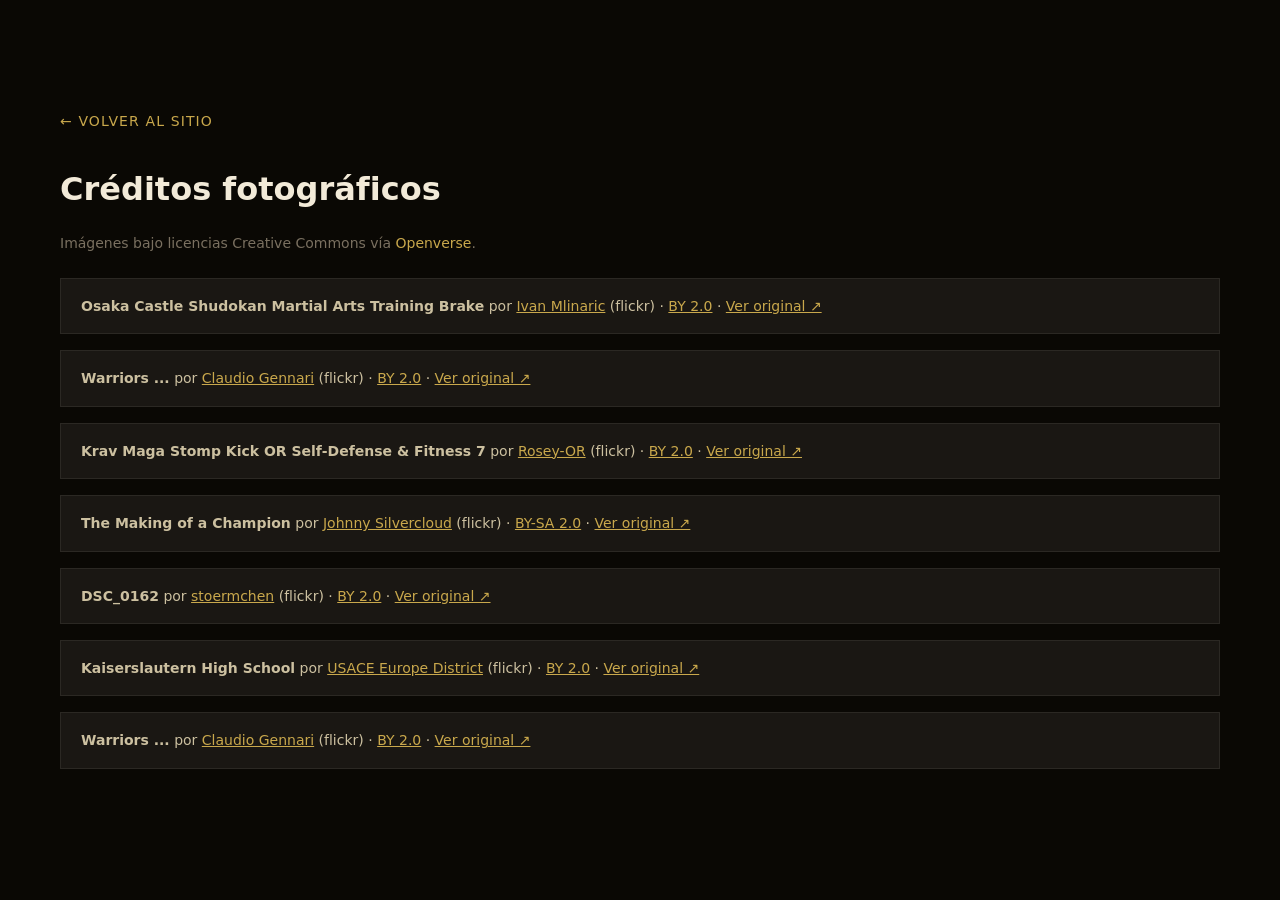
<file: creditos.html>
<!doctype html>
<html lang="es">
<head>
  <meta charset="utf-8" />
  <meta name="viewport" content="width=device-width, initial-scale=1" />
  <title>Créditos fotográficos · Método WOG</title>
  <link rel="stylesheet" href="styles.css?v=20260618" />
  <style>
    .page-credits { padding-top: calc(var(--nav-h) + 3rem); }
    .credits-back { display: inline-flex; align-items: center; gap: 0.5rem; color: var(--gold); font-size: 0.875rem; letter-spacing: 0.08em; text-transform: uppercase; margin-bottom: 2rem; transition: color 0.2s; }
    .credits-back:hover { color: var(--gold-2); }
    .credits-list { display: flex; flex-direction: column; gap: 1rem; margin-top: 1.5rem; }
    .credits-list li { background: var(--bg-card); border: 1px solid var(--line); padding: 1rem 1.25rem; font-size: 0.875rem; color: var(--cream-2); line-height: 1.6; }
    .credits-list a { color: var(--gold); text-decoration: underline; }
  </style>
</head>
<body class="page-credits">
  <div class="container">
    <a href="index.html" class="credits-back">← Volver al sitio</a>
    <h1 class="section-title" style="margin-bottom:1rem">Créditos fotográficos</h1>
    <p style="color:var(--cream-3);font-size:0.875rem">Imágenes bajo licencias Creative Commons vía <a href="https://openverse.org" target="_blank" rel="noopener" style="color:var(--gold)">Openverse</a>.</p>
    <ul class="credits-list" data-credits></ul>
  </div>
  <script>
    fetch("assets/credits.json?v=20260618").then(function(r){return r.json();}).then(function(credits){
      var list = document.querySelector("[data-credits]");
      if (!list || !credits) return;
      var html = "";
      var items = Array.isArray(credits) ? credits : Object.values(credits);
      items.forEach(function(c){
        html += "<li><strong>" + (c.title||"Sin título") + "</strong> por " +
          (c.creator_url ? "<a href='"+c.creator_url+"' target='_blank' rel='noopener'>"+c.creator+"</a>" : (c.creator||"desconocido")) +
          " (" + (c.source||"") + ") · <a href='" + (c.license_url||"#") + "' target='_blank' rel='noopener'>" + ((c.license||"").toUpperCase()) + " " + (c.license_version||"") + "</a>" +
          (c.foreign_landing_url ? " · <a href='"+c.foreign_landing_url+"' target='_blank' rel='noopener'>Ver original ↗</a>" : "") +
          "</li>";
      });
      list.innerHTML = html;
    }).catch(function(){
      document.querySelector("[data-credits]").innerHTML = "<li>No se encontró el archivo de créditos.</li>";
    });
  </script>
</body>
</html>
</file>
<file: styles.css>
/* ================================================================
   MÉTODO WOG — styles.css  (mobile-first redesign)
   Archetype: Editorial Dark Warm — combat sports premium
   Base: 8px spacing rhythm | Touch targets ≥ 44px | 16px+ body
   ================================================================ */

/* ── TOKENS ── */
:root {
  --bg:        #0a0804;
  --bg-2:      #12100c;
  --bg-card:   #1a1713;
  --bg-card-2: #201d16;
  --cream:     #f2ead8;
  --cream-2:   #ccc0a0;
  --cream-3:   #7a7060;
  --gold:      #c9a84c;
  --gold-hi:   #e8c96a;
  --gold-lo:   #8a7230;
  --gold-glow: rgba(201,168,76,.15);
  --line:      rgba(242,234,216,.08);
  --line-gold: rgba(201,168,76,.22);

  --ff-display: 'Anton', 'Arial Black', sans-serif;
  --ff-body:    'Inter', system-ui, -apple-system, sans-serif;

  --ease-out:    cubic-bezier(.23,1,.32,1);   /* strong: instant start, clean settle */
  --ease-inout:  cubic-bezier(.77,0,.175,1);  /* strong in-out for on-screen motion */
  --ease-spring: cubic-bezier(.34,1.56,.64,1); /* subtle overshoot for cards/buttons */
  --ease-drawer: cubic-bezier(.32,.72,0,1);   /* iOS-like for overlays */

  --nav-h:    60px;
  --r:        4px;   /* border-radius base */
  --container: 1160px;
}

/* ── RESET ── */
*, *::before, *::after { box-sizing: border-box; margin: 0; padding: 0; }

html {
  scroll-behavior: smooth;
  overflow-x: clip;
  color-scheme: dark;
  /* disable pull-to-refresh on the page level */
  overscroll-behavior-y: none;
}

body {
  font-family: var(--ff-body);
  font-size: 1rem;          /* 16px — prevents iOS auto-zoom */
  line-height: 1.6;
  background: var(--bg);
  color: var(--cream);
  overflow-x: clip;
  -webkit-font-smoothing: antialiased;
  -moz-osx-font-smoothing: grayscale;
  /* faster tap response */
  touch-action: manipulation;
}

img { display: block; max-width: 100%; height: auto; }
a   { color: inherit; text-decoration: none; }
ul, ol { list-style: none; }
button { background: none; border: none; font: inherit; cursor: pointer; }

/* defensive: never let .reveal + data-split combo go invisible */
.reveal[data-split] { opacity: 1; transform: none; }

/* ── SKIP LINK ── */
.skip-link {
  position: fixed; top: -100%; left: 1rem;
  background: var(--gold); color: #0a0804;
  padding: .5rem 1rem; font-weight: 700;
  border-radius: var(--r);
  z-index: 9999;
  transition: top .2s;
}
.skip-link:focus { top: 1rem; }

/* ── CONTAINER ── */
.container {
  width: min(var(--container), 100% - 2 * 1.25rem);
  margin-inline: auto;
}
@media (min-width: 768px) {
  .container { width: min(var(--container), 100% - 2 * 2rem); }
}
@media (min-width: 1024px) {
  .container { width: min(var(--container), 100% - 2 * 3rem); }
}

/* ── TYPOGRAPHY HELPERS ── */
.kicker {
  display: block;
  font-size: .75rem;
  font-weight: 600;
  letter-spacing: .18em;
  text-transform: uppercase;
  color: var(--gold);
  margin-bottom: .5rem;
}
.title {
  font-family: var(--ff-display);
  font-size: clamp(2.4rem, 8vw, 4.5rem);
  line-height: .95;
  text-transform: uppercase;
  color: var(--cream);
  margin-bottom: 1.5rem;
}
.title em { font-style: normal; color: var(--gold); }

/* ── BUTTONS ── */
.btn {
  display: inline-flex;
  align-items: center;
  justify-content: center;
  gap: .5rem;
  /* touch target: min 44px height */
  min-height: 48px;
  padding: .75rem 1.5rem;
  font-family: var(--ff-body);
  font-size: .875rem;
  font-weight: 600;
  letter-spacing: .06em;
  text-transform: uppercase;
  border-radius: var(--r);
  cursor: pointer;
  touch-action: manipulation;
  white-space: nowrap;
  transition: background .2s var(--ease-out),
              border-color .2s var(--ease-out),
              color .2s var(--ease-out),
              transform .15s var(--ease-out),
              box-shadow .2s var(--ease-out);
  /* fix invisible focus for keyboard users */
  outline-offset: 3px;
}
.btn:focus-visible { outline: 2px solid var(--gold); }

.btn-primary {
  background: var(--gold);
  color: #0a0804;
  border: 2px solid var(--gold);
}
.btn-primary:focus-visible {
  background: var(--gold-hi);
  border-color: var(--gold-hi);
  box-shadow: 0 8px 28px rgba(201,168,76,.3);
}
@media (hover: hover) and (pointer: fine) {
  .btn-primary:hover {
    background: var(--gold-hi);
    border-color: var(--gold-hi);
    transform: translateY(-2px);
    box-shadow: 0 8px 28px rgba(201,168,76,.3);
  }
}
.btn-primary:active { transform: scale(.97); box-shadow: none; }

.btn-ghost {
  background: transparent;
  color: var(--cream);
  border: 2px solid rgba(242,234,216,.25);
}
.btn-ghost:focus-visible {
  border-color: var(--gold);
  color: var(--gold);
}
@media (hover: hover) and (pointer: fine) {
  .btn-ghost:hover {
    border-color: var(--gold);
    color: var(--gold);
    transform: translateY(-2px);
  }
}
.btn-ghost:active { transform: scale(.97); }

.btn-lg {
  min-height: 52px;
  padding: .875rem 2rem;
  font-size: 1rem;
}

/* ── REVEAL ANIMATIONS ── */
.reveal {
  opacity: 0;
  transform: translateY(16px);
  transition: opacity .5s var(--ease-out),
              transform .5s var(--ease-out);
}
.reveal.is-visible { opacity: 1; transform: none; }

@media (prefers-reduced-motion: reduce) {
  .reveal { transition: none; opacity: 1; transform: none; }
  .hero-kicker, .hero-title, .hero-sub, .hero-quote,
  .hero-actions, .hero-stats {
    animation: none;
    opacity: 1;
    transform: none;
  }
  .splash-wog, .splash-sub, .splash-fill { animation: none; }
}

/* ═══════════════════════════════════
   SPLASH
═══════════════════════════════════ */
.splash {
  position: fixed; inset: 0; z-index: 10000;
  background: var(--bg);
  display: flex; align-items: center; justify-content: center;
  flex-direction: column; gap: 1rem;
  transition: opacity .5s var(--ease-inout), transform .6s var(--ease-inout);
  /* CSS safety: hide at 4.5s if JS fails */
  animation: splashSafety .01s 4.5s forwards;
}
@keyframes splashSafety { to { opacity: 0; pointer-events: none; visibility: hidden; } }
.splash.is-out { opacity: 0; pointer-events: none; transform: scale(1.03); }

.splash-inner {
  display: flex; flex-direction: column; align-items: center; gap: .625rem;
  text-align: center;
}
.splash-wog {
  font-family: var(--ff-display);
  font-size: clamp(4rem, 18vw, 8rem);
  letter-spacing: .06em;
  color: var(--gold);
  line-height: 1;
  animation: splashIn .7s var(--ease-out) both;
}
@keyframes splashIn { from { opacity:0; transform:scale(.95) translateY(8px); } to { opacity:1; transform:none; } }

.splash-sub {
  font-size: .65rem;
  letter-spacing: .28em;
  text-transform: uppercase;
  color: var(--cream-3);
  animation: fadeIn .6s .25s var(--ease-out) both;
}
.splash-bar {
  width: 100px; height: 1px;
  background: rgba(201,168,76,.2);
  margin-top: .5rem;
  overflow: hidden;
}
.splash-fill {
  height: 100%; width: 0; background: var(--gold);
  animation: splashLoad 1.8s .3s var(--ease-out) forwards;
}
@keyframes splashLoad { to { width: 100%; } }

/* ═══════════════════════════════════
   NAV
═══════════════════════════════════ */
.nav {
  position: fixed; top: 0; inset-inline: 0; z-index: 1000;
  height: var(--nav-h);
  display: flex; align-items: center;
  padding-inline: 1.25rem;
  gap: 1rem;
  background: transparent;
  border-bottom: 1px solid transparent;
  transition: background .3s var(--ease-out), border-bottom-color .3s var(--ease-out),
              backdrop-filter .3s;
}
@media (min-width: 768px) { .nav { padding-inline: 2rem; } }
@media (min-width: 1024px) { .nav { padding-inline: 3rem; } }

.nav.is-scrolled {
  background: rgba(10,8,4,.96);
  border-bottom-color: var(--line-gold);
  backdrop-filter: blur(10px);
  -webkit-backdrop-filter: blur(10px);
}
.nav-wog {
  font-family: var(--ff-display);
  font-size: 1.5rem;
  letter-spacing: .08em;
  color: var(--gold);
  line-height: 1;
}
.nav-logo {
  height: 4rem;
  width: auto;
  display: block;
}
.nav-links {
  display: none;
  margin-left: auto;
  gap: 1.75rem;
}
@media (min-width: 768px) {
  .nav-links { display: flex; align-items: center; }
}
.nav-link {
  font-size: .775rem;
  font-weight: 500;
  letter-spacing: .1em;
  text-transform: uppercase;
  color: var(--cream-2);
  position: relative;
  min-height: 44px;
  display: inline-flex; align-items: center;
  transition: color .2s;
}
.nav-link::after {
  content: '';
  position: absolute; bottom: 4px; left: 0; right: 100%;
  height: 1px; background: var(--gold);
  transition: right .25s var(--ease-out);
}
.nav-link:hover { color: var(--cream); }
.nav-link:hover::after { right: 0; }
.nav-link:focus-visible { outline: 2px solid var(--gold); outline-offset: 3px; border-radius: 2px; }

.nav-cta {
  display: none;
  min-height: 44px;
  padding: 0 1.125rem;
  background: var(--gold);
  color: #0a0804;
  font-size: .75rem;
  font-weight: 700;
  letter-spacing: .1em;
  text-transform: uppercase;
  border-radius: var(--r);
  align-items: center;
  touch-action: manipulation;
  transition: background .2s, transform .15s;
  outline-offset: 3px;
}
.nav-cta:focus-visible { outline: 2px solid var(--gold); }
@media (min-width: 768px) { .nav-cta { display: inline-flex; } }
.nav-cta:active { transform: scale(.97); }
@media (hover: hover) and (pointer: fine) {
  .nav-cta:hover { background: var(--gold-hi); transform: translateY(-1px); }
}

/* burger */
.nav-burger {
  margin-left: auto;
  display: flex; flex-direction: column; gap: 5px;
  padding: 10px;        /* extra touch area */
  min-width: 44px; min-height: 44px;
  align-items: center; justify-content: center;
  border-radius: var(--r);
  transition: background .15s;
  outline-offset: 3px;
}
.nav-burger:focus-visible { outline: 2px solid var(--gold); }
.nav-burger:hover { background: rgba(201,168,76,.1); }
@media (min-width: 768px) { .nav-burger { display: none; } }

.nav-burger span {
  display: block; width: 22px; height: 1.5px;
  background: var(--cream);
  transition: transform .3s, opacity .3s;
  border-radius: 2px;
}
.nav-burger.is-open span:nth-child(1) { transform: rotate(45deg) translate(4.5px, 4.5px); }
.nav-burger.is-open span:nth-child(2) { opacity: 0; transform: scaleX(0); }
.nav-burger.is-open span:nth-child(3) { transform: rotate(-45deg) translate(4.5px, -4.5px); }

/* mobile nav overlay */
.nav-links.is-open {
  display: flex;
  position: fixed;
  top: var(--nav-h);
  left: 0;
  right: 0;
  bottom: 0;
  width: 100%;
  height: calc(100% - var(--nav-h));
  /* fallback for WebViews where dvh/vh misbehave */
  min-height: calc(100vh - var(--nav-h));
  background: #0a0804;
  background: rgba(10,8,4,.99);
  flex-direction: column;
  align-items: center;
  justify-content: center;
  gap: 2.5rem;
  z-index: 9999;
  overflow: hidden;
  -webkit-overflow-scrolling: touch;
  animation: navOverlayIn .25s var(--ease-drawer) both;
}
@keyframes navOverlayIn {
  from { opacity: 0; transform: translateY(-8px); }
  to   { opacity: 1; transform: none; }
}
.nav-links.is-open .nav-link {
  font-size: 1.5rem;
  letter-spacing: .08em;
  animation: navLinkIn .35s var(--ease-out) both;
  opacity: 0;
}
@keyframes navLinkIn {
  from { opacity: 0; transform: translateY(12px); }
  to   { opacity: 1; transform: none; }
}
.nav-links.is-open li:nth-child(1) .nav-link { animation-delay: 60ms; }
.nav-links.is-open li:nth-child(2) .nav-link { animation-delay: 110ms; }
.nav-links.is-open li:nth-child(3) .nav-link { animation-delay: 160ms; }
.nav-links.is-open li:nth-child(4) .nav-link { animation-delay: 210ms; }

/* ═══════════════════════════════════
   HERO
═══════════════════════════════════ */
.hero {
  position: relative;
  min-height: 100vh;
  min-height: 100dvh;  /* dynamic viewport on mobile */
  display: flex; align-items: center;
  overflow: clip;
}
.hero-bg {
  position: absolute; inset: 0; z-index: 0;
}
.hero-bg img {
  width: 100%; height: 100%;
  object-fit: cover; object-position: center 35%;
}
.hero-tint {
  position: absolute; inset: 0;
  background: linear-gradient(
    150deg,
    rgba(10,8,4,.75) 0%,
    rgba(10,8,4,.5)  55%,
    rgba(10,8,4,.65) 100%
  );
}
@media (min-width: 768px) {
  .hero-bg {
    left: 48%;
  }
  .hero-tint {
    background: linear-gradient(
      to right,
      rgba(10,8,4,1)   0%,
      rgba(10,8,4,.7)  35%,
      rgba(10,8,4,.25) 65%,
      rgba(10,8,4,.4)  100%
    );
  }
}
.hero-mesh {
  position: absolute; inset: 0; z-index: 1; pointer-events: none;
  background:
    radial-gradient(ellipse 60% 45% at 8% 65%, rgba(201,168,76,.1) 0%, transparent 60%),
    radial-gradient(ellipse 40% 35% at 92% 25%, rgba(201,168,76,.05) 0%, transparent 60%);
  animation: meshPulse 8s ease-in-out infinite alternate;
}
@keyframes meshPulse { from { opacity: .5; } to { opacity: 1; } }
@media (prefers-reduced-motion: reduce) { .hero-mesh { animation: none; } }

.hero-inner {
  position: relative; z-index: 2;
  width: 100%;
  padding: calc(var(--nav-h) + 3rem) 1.25rem 4rem;
}
@media (min-width: 768px)  { .hero-inner { padding: calc(var(--nav-h) + 4rem) 2rem 5rem; max-width: 720px; } }
@media (min-width: 1024px) { .hero-inner { padding-inline: 3rem; max-width: var(--container); margin-inline: auto; } }

.hero-kicker {
  font-size: .7rem;
  letter-spacing: .25em;
  text-transform: uppercase;
  color: var(--gold);
  margin-bottom: 1rem;
  opacity: 0;
  animation: fadeUp .7s .9s var(--ease-out) forwards;
}
.hero-title {
  font-family: var(--ff-display);
  font-size: clamp(4rem, 22vw, 11rem);
  line-height: .9;
  letter-spacing: .015em;
  text-transform: uppercase;
  display: flex; flex-direction: column;
  opacity: 0;
  animation: fadeUp .85s 1s var(--ease-out) forwards;
}
.hero-line-cream { color: var(--cream); }
.hero-line-gold {
  color: transparent;
  -webkit-text-stroke: 2px var(--gold);
  text-shadow: 0 0 48px rgba(201,168,76,.25);
}
@media (min-width: 480px) {
  .hero-line-gold { -webkit-text-stroke-width: 2.5px; }
}

.hero-sub {
  font-size: clamp(1rem, 3.5vw, 1.2rem);
  font-weight: 300;
  color: var(--cream-2);
  line-height: 1.5;
  margin-top: 1.25rem;
  opacity: 0;
  animation: fadeUp .7s 1.2s var(--ease-out) forwards;
}
.hero-sub strong { color: var(--gold); font-weight: 600; }

.hero-quote {
  font-size: clamp(.85rem, 3vw, .95rem);
  color: var(--cream-3);
  font-style: italic;
  margin-top: .5rem;
  opacity: 0;
  animation: fadeUp .7s 1.35s var(--ease-out) forwards;
}

.hero-actions {
  display: flex; flex-wrap: wrap; gap: .75rem;
  margin-top: 2rem;
  opacity: 0;
  animation: fadeUp .7s 1.5s var(--ease-out) forwards;
}
@media (max-width: 399px) {
  .hero-actions { flex-direction: column; }
  .hero-actions .btn { width: 100%; }
}

.hero-stats {
  display: flex; align-items: center; gap: 1.25rem;
  margin-top: 2.5rem;
  opacity: 0;
  animation: fadeUp .7s 1.65s var(--ease-out) forwards;
}
.stat-sep { width: 1px; height: 28px; background: var(--line-gold); flex-shrink: 0; }
.hero-stat { display: flex; flex-direction: column; }
.stat-num {
  font-family: var(--ff-display);
  font-size: clamp(1.4rem, 5vw, 2rem);
  color: var(--gold);
  line-height: 1;
}
.stat-label {
  font-size: .65rem;
  letter-spacing: .15em;
  text-transform: uppercase;
  color: var(--cream-3);
}

@keyframes fadeUp {
  from { opacity: 0; transform: translateY(14px); }
  to   { opacity: 1; transform: none; }
}
@keyframes fadeIn {
  from { opacity: 0; }
  to   { opacity: 1; }
}

/* ═══════════════════════════════════
   MARQUEE
═══════════════════════════════════ */
.marquee-wrap {
  overflow: hidden;
  border-top: 1px solid var(--line-gold);
  border-bottom: 1px solid var(--line-gold);
  padding-block: .625rem;
  background: var(--bg-2);
}
.marquee-track {
  display: flex; gap: 1.5rem; align-items: center;
  width: max-content;
  animation: marq 28s linear infinite;
  font-size: .7rem;
  letter-spacing: .15em;
  text-transform: uppercase;
  color: var(--cream-3);
  white-space: nowrap;
}
.m-dot { color: var(--gold); font-size: .55rem; }
@keyframes marq { from { transform: translateX(0); } to { transform: translateX(-50%); } }
@media (prefers-reduced-motion: reduce) { .marquee-track { animation: none; } }

/* ═══════════════════════════════════
   SECTIONS — base
═══════════════════════════════════ */
.section {
  padding-block: clamp(3.5rem, 9vw, 6.5rem);
}
.s-quien    { background: var(--bg); }
.s-para-quien { background: var(--bg-2); }
.s-programa { background: var(--bg); }
.s-incluye  { background: var(--bg-2); }
.s-resultados { background: var(--bg); }
.s-inversion { background: var(--bg-2); }
.s-cta      { background: var(--bg); position: relative; overflow: clip; }

/* ═══════════════════════════════════
   QUIÉN ES
═══════════════════════════════════ */
.quien-grid {
  display: grid;
  grid-template-columns: 1fr;
  gap: 2.5rem;
}
@media (min-width: 768px) {
  .quien-grid { grid-template-columns: 1fr 1fr; align-items: center; gap: 3.5rem; }
}
@media (min-width: 1024px) {
  .quien-grid { grid-template-columns: 7fr 5fr; gap: 4rem; }
}

/* two-photo editorial layout */
.quien-photos {
  display: grid;
  grid-template-columns: 1fr;
  gap: .75rem;
}
@media (min-width: 480px) {
  .quien-photos { grid-template-columns: 3fr 2fr; align-items: start; }
}
@media (min-width: 768px) {
  .quien-photos { grid-template-columns: 1fr; gap: .75rem; }
}
@media (min-width: 1024px) {
  .quien-photos { grid-template-columns: 3fr 2fr; align-items: start; }
}

.quien-photo-main,
.quien-photo-sec {
  position: relative;
  overflow: clip;
  border-radius: var(--r);
}
.quien-photo-main { aspect-ratio: 3/4; }
.quien-photo-sec  { aspect-ratio: 2/3; }

@media (min-width: 480px) {
  .quien-photo-sec { margin-top: 2.5rem; }
}
@media (min-width: 768px) {
  .quien-photo-main { aspect-ratio: 16/9; max-height: 320px; }
  .quien-photo-sec  { aspect-ratio: 16/9; max-height: 240px; margin-top: 0; }
}
@media (min-width: 1024px) {
  .quien-photo-main { aspect-ratio: 3/4; max-height: none; }
  .quien-photo-sec  { aspect-ratio: 2/3; max-height: none; margin-top: 5rem; }
}

.quien-photo-main img,
.quien-photo-sec img {
  width: 100%; height: 100%;
  object-fit: cover; object-position: top center;
  transition: transform .6s var(--ease-out);
  display: block;
}
@media (hover: hover) and (pointer: fine) {
  .quien-photo-main:hover img,
  .quien-photo-sec:hover img { transform: scale(1.04); }
}
.quien-photo-main::after {
  content: '';
  position: absolute; inset: 0;
  background: linear-gradient(to top, rgba(10,8,4,.6) 0%, transparent 45%);
  pointer-events: none;
}

/* keep old class working for any leftover references */
.quien-img-wrap {
  position: relative; overflow: clip;
  border-radius: var(--r); aspect-ratio: 3/4;
}
.quien-img-wrap img { width: 100%; height: 100%; object-fit: cover; }
.quien-badge {
  position: absolute; bottom: 1rem; left: 1rem; z-index: 1;
  background: var(--gold);
  color: #0a0804;
  padding: .375rem .75rem;
  font-size: .65rem;
  font-weight: 700;
  letter-spacing: .12em;
  text-transform: uppercase;
  display: flex; flex-direction: column; gap: .1rem;
  border-radius: 2px;
}

.quien-lead {
  font-size: clamp(1rem, 2.5vw, 1.125rem);
  line-height: 1.7;
  color: var(--cream);
  margin-bottom: 1rem;
}
.quien-lead strong { color: var(--gold); font-weight: 600; }
.quien-body {
  font-size: 1rem;
  color: var(--cream-2);
  line-height: 1.7;
  margin-bottom: 2rem;
}

.quien-badges { display: flex; flex-direction: column; gap: .75rem; }
.badge-item {
  display: flex; align-items: center; gap: .875rem;
  font-size: .9rem;
  color: var(--cream-2);
  border-left: 2px solid var(--gold);
  padding-left: .875rem;
  min-height: 36px;
}
.badge-ico { color: var(--gold); flex-shrink: 0; }

/* ═══════════════════════════════════
   PARA QUIÉN
═══════════════════════════════════ */
.arrow-list {
  display: flex; flex-direction: column; gap: 1rem;
  margin-top: 2rem;
  max-width: 680px;
}
.arrow-list li {
  display: flex; gap: 1rem; align-items: flex-start;
  font-size: 1.05rem;
  color: var(--cream-2);
  line-height: 1.55;
  padding: .875rem 1rem;
  background: var(--bg-card);
  border: 1px solid var(--line);
  border-radius: var(--r);
  transition: border-color .2s var(--ease-out), background .2s var(--ease-out);
}
@media (hover: hover) and (pointer: fine) {
  .arrow-list li:hover { border-color: var(--line-gold); background: var(--bg-card-2); }
}
.arrow {
  color: var(--gold);
  font-family: var(--ff-display);
  font-size: 1.2rem;
  line-height: 1.55;
  flex-shrink: 0;
}

/* ═══════════════════════════════════
   LO QUE TE DECÍS — VOCES
═══════════════════════════════════ */
.s-voces {
  background: var(--bg);
  position: relative;
  overflow: clip;
}
.s-voces::before {
  content: '';
  position: absolute; inset: 0; pointer-events: none;
  background:
    radial-gradient(ellipse 70% 50% at 50% 100%, rgba(201,168,76,.06) 0%, transparent 65%);
}

.voces-intro {
  font-size: clamp(1rem, 2.5vw, 1.15rem);
  color: var(--cream-3);
  line-height: 1.65;
  margin-top: -.5rem;
  margin-bottom: 2.5rem;
  max-width: 520px;
}

/* Bento grid */
.voces-bento {
  display: grid;
  grid-template-columns: 1fr;
  gap: .875rem;
}
@media (min-width: 640px) {
  .voces-bento {
    grid-template-columns: 1fr 1fr;
  }
  .voz-card--hero { grid-column: 1 / -1; }
  .voz-card--wide { grid-column: 2 / -1; }
}
@media (min-width: 1024px) {
  .voces-bento {
    grid-template-columns: 1fr 1fr 1fr;
  }
  .voz-card--hero { grid-column: 1 / -1; }
  .voz-card--wide { grid-column: 2 / -1; }
}

/* Base card */
.voz-card {
  background: var(--bg-card);
  border: 1px solid var(--line);
  border-radius: var(--r);
  padding: 1.75rem 1.5rem 1.5rem;
  display: flex; flex-direction: column;
  position: relative;
  overflow: hidden;
  transition: border-color .3s var(--ease-out), transform .3s var(--ease-out);
  cursor: default;
}
.voz-card::after {
  content: '';
  position: absolute; bottom: 0; left: 0; right: 0; height: 2px;
  background: linear-gradient(90deg, var(--gold-lo), transparent);
  opacity: 0;
  transition: opacity .3s var(--ease-out);
}
@media (hover: hover) and (pointer: fine) {
  .voz-card:hover { border-color: var(--line-gold); transform: translateY(-3px); }
  .voz-card:hover::after { opacity: 1; }
}

/* Hero card accent */
.voz-card--hero {
  background: linear-gradient(135deg, var(--bg-card) 0%, rgba(201,168,76,.06) 100%);
  border-color: var(--line-gold);
  padding: 2.25rem 2rem 2rem;
}
.voz-card--hero::after { opacity: 1; }

/* Big decorative quote mark */
.voz-qmark {
  font-family: Georgia, 'Times New Roman', serif;
  font-size: clamp(4rem, 10vw, 6rem);
  line-height: .75;
  color: var(--gold);
  opacity: .18;
  display: block;
  margin-bottom: .5rem;
  user-select: none;
}
.voz-card--hero .voz-qmark { opacity: .3; }

/* Quote text */
.voz-text {
  font-size: clamp(1.05rem, 3vw, 1.25rem);
  font-style: normal;
  font-weight: 300;
  color: #ffffff;
  line-height: 1.5;
  flex: 1;
  margin-bottom: 1.25rem;
}
.voz-text em {
  font-style: italic;
  color: var(--gold);
  font-family: var(--ff-display);
  font-size: 1.1em;
  letter-spacing: .02em;
}
.voz-card--hero .voz-text {
  font-size: clamp(1.2rem, 4vw, 1.65rem);
  line-height: 1.4;
}

/* Tag label */
.voz-tag {
  display: inline-block;
  font-size: .65rem;
  font-weight: 700;
  letter-spacing: .14em;
  text-transform: uppercase;
  color: var(--gold-lo);
  border-top: 1px solid var(--line);
  padding-top: .875rem;
  align-self: flex-start;
  transition: color .2s var(--ease-out);
}
.voz-card:hover .voz-tag { color: var(--gold); }
.voz-card--hero .voz-tag { color: var(--gold); }

/* ═══════════════════════════════════
   PROGRAMA — FASES
═══════════════════════════════════ */
.fases-list {
  display: flex;
  flex-direction: column;
  gap: 1rem;
  margin-block: 2.5rem 2.5rem;
  counter-reset: none;
}
@media (min-width: 768px) {
  .fases-list { flex-direction: row; gap: 1.25rem; }
}

.fase {
  background: var(--bg-card);
  border: 1px solid var(--line);
  border-top: 3px solid var(--gold-lo);
  padding: 1.5rem;
  border-radius: 0 0 var(--r) var(--r);
  display: flex; gap: 1.25rem; align-items: flex-start;
  transition: border-top-color .2s var(--ease-out), transform .18s var(--ease-spring);
  flex: 1;
}
@media (min-width: 768px) {
  .fase { flex-direction: column; gap: .875rem; }
}
@media (hover: hover) and (pointer: fine) {
  .fase:hover { border-top-color: var(--gold); transform: translateY(-4px); }
}
.fase:active { transform: scale(.98); border-top-color: var(--gold); }

.fase-num {
  font-family: var(--ff-display);
  font-size: 2.25rem;
  color: var(--gold);
  opacity: .45;
  line-height: 1;
  flex-shrink: 0;
}
.fase-weeks {
  font-size: .68rem;
  letter-spacing: .15em;
  text-transform: uppercase;
  color: var(--gold);
  margin-bottom: .25rem;
}
.fase-name {
  font-family: var(--ff-display);
  font-size: 1.375rem;
  text-transform: uppercase;
  color: var(--cream);
  margin-bottom: .4rem;
}
.fase-desc { font-size: .875rem; color: var(--cream-2); line-height: 1.5; }

/* pilares */
.pilares {
  background: var(--bg-card);
  border: 1px solid var(--line-gold);
  border-radius: var(--r);
  padding: 1.5rem;
}
.pilares-label {
  font-size: .7rem;
  letter-spacing: .15em;
  text-transform: uppercase;
  color: var(--gold);
  margin-bottom: 1.25rem;
  text-align: center;
}
.pilares-grid {
  display: grid;
  grid-template-columns: repeat(2, 1fr);
  gap: 1.25rem 1rem;
}
@media (min-width: 480px) {
  .pilares-grid { grid-template-columns: repeat(4, 1fr); }
}
.pilar {
  display: flex; flex-direction: column; align-items: center; gap: .5rem;
  font-size: .8rem;
  font-weight: 600;
  letter-spacing: .08em;
  text-transform: uppercase;
  color: var(--cream-2);
}
.pilar svg { color: var(--gold); }

/* ═══════════════════════════════════
   QUÉ INCLUYE
═══════════════════════════════════ */
.incluye-list {
  display: grid;
  grid-template-columns: 1fr;
  gap: 1px;
  background: var(--line);
  border: 1px solid var(--line);
  border-radius: var(--r);
  overflow: hidden;
  margin-top: 2rem;
}
@media (min-width: 640px)  { .incluye-list { grid-template-columns: 1fr 1fr; } }
@media (min-width: 1024px) { .incluye-list { grid-template-columns: 1fr 1fr 1fr; } }

.incluye-item {
  background: var(--bg-card);
  padding: 1.75rem 1.5rem;
  display: flex; flex-direction: column; gap: 1rem;
  transition: background .2s var(--ease-out), transform .2s var(--ease-out);
  position: relative;
  overflow: hidden;
}
.incluye-item::before {
  content: '';
  position: absolute; inset: 0; opacity: 0;
  background: radial-gradient(ellipse 100% 60% at 0% 0%, rgba(201,168,76,.07), transparent 70%);
  transition: opacity .3s var(--ease-out);
  pointer-events: none;
}
@media (hover: hover) and (pointer: fine) {
  .incluye-item:hover { background: var(--bg-card-2); }
  .incluye-item:hover::before { opacity: 1; }
}

.i-icon {
  width: 48px; height: 48px;
  background: rgba(201,168,76,.1);
  border: 1px solid var(--line-gold);
  border-radius: 10px;
  display: flex; align-items: center; justify-content: center;
  flex-shrink: 0;
  color: var(--gold);
  transition: background .2s var(--ease-out), transform .2s var(--ease-spring);
}
@media (hover: hover) and (pointer: fine) {
  .incluye-item:hover .i-icon {
    background: rgba(201,168,76,.18);
    transform: scale(1.08);
  }
}

.i-body h3 {
  font-size: 1rem;
  font-weight: 600;
  color: var(--cream);
  margin-bottom: .375rem;
  line-height: 1.3;
}
.i-body p { font-size: .875rem; color: var(--cream-2); line-height: 1.55; }

/* ═══════════════════════════════════
   TESTIMONIOS
═══════════════════════════════════ */
.testimonios-grid {
  display: grid;
  grid-template-columns: 1fr;
  gap: 1.25rem;
  margin-top: 2.5rem;
}
@media (min-width: 900px)  { .testimonios-grid { grid-template-columns: repeat(3, 1fr); gap: 1.5rem; } }
@media (min-width: 1200px) { .testimonios-grid { gap: 2rem; } }

.testi {
  background: var(--bg-card);
  border: 1px solid var(--line);
  border-radius: var(--r);
  padding: 0;
  display: flex; flex-direction: column;
  position: relative;
  overflow: hidden;
  transition: transform .25s var(--ease-out), border-color .25s var(--ease-out);
}
.testi::before {
  content: '';
  position: absolute; inset: 0; opacity: 0;
  background: radial-gradient(ellipse 80% 50% at 50% 0%, var(--gold-glow), transparent 70%);
  transition: opacity .35s var(--ease-out);
  pointer-events: none; z-index: 1;
}
@media (hover: hover) and (pointer: fine) {
  .testi:hover { transform: translateY(-4px); border-color: var(--line-gold); }
  .testi:hover::before { opacity: 1; }
}
.testi:active { transform: scale(.98); }

/* foto de transformación */
.testi-photo {
  width: 100%;
  aspect-ratio: 3 / 4;
  object-fit: cover;
  object-position: top center;
  display: block;
}

/* contenido debajo de la foto */
.testi-body {
  display: flex; flex-direction: column; gap: .875rem;
  padding: 1.25rem 1.25rem 1.5rem;
  flex: 1;
}

.testi-head {
  display: flex; align-items: center; justify-content: space-between; gap: .5rem;
}
.testi-head-info { display: flex; flex-direction: column; gap: .2rem; flex: 1; }
.testi-avatar {
  width: 44px; height: 44px;
  border-radius: 50%;
  object-fit: cover;
  object-position: top center;
  border: 2px solid var(--line-gold);
  flex-shrink: 0;
}
.testi-nombre {
  font-family: var(--ff-display);
  font-size: 1.375rem;
  text-transform: uppercase;
  color: var(--cream);
}
.testi-cambio {
  display: flex; align-items: center; gap: .3rem;
  font-size: .8rem;
  flex-shrink: 0;
}
.testi-cambio svg { color: var(--gold); }
.t-antes  { color: var(--cream-3); }
.t-despues { color: var(--gold); font-weight: 600; }

.testi-tag {
  display: inline-block;
  background: var(--gold);
  color: #0a0804;
  font-size: .62rem;
  font-weight: 700;
  letter-spacing: .12em;
  text-transform: uppercase;
  padding: .2rem .6rem;
  border-radius: 2px;
  align-self: flex-start;
}

.testi-ad {
  display: grid;
  grid-template-columns: 1fr 1fr;
  gap: .875rem;
  font-size: .82rem;
  line-height: 1.45;
  overflow: hidden;
}
.ad-col { min-width: 0; overflow: hidden; }
.ad-label {
  font-size: .62rem;
  letter-spacing: .15em;
  text-transform: uppercase;
  color: var(--cream-3);
  margin-bottom: .375rem;
}
.ad-label--after { color: var(--gold); }
.ad-col ul { display: flex; flex-direction: column; gap: .3rem; }
.ad-col li {
  color: var(--cream-2);
  padding-left: 1rem;
  position: relative;
}
.ad-col li::before {
  content: '—';
  position: absolute; left: 0;
  color: var(--cream-3);
}
.ad-label--after ~ ul li::before {
  content: '✓';
  color: var(--gold);
}

.testi-cita {
  font-style: italic;
  font-size: .875rem;
  color: var(--cream);
  line-height: 1.6;
  padding-top: .875rem;
  border-top: 1px solid var(--line);
  margin-top: auto;
}

/* ═══════════════════════════════════
   INVERSIÓN — PLANES
═══════════════════════════════════ */
.planes-grid {
  display: grid;
  grid-template-columns: 1fr;
  gap: 1.25rem;
  margin-block: 2rem 1.5rem;
}
@media (min-width: 768px) { .planes-grid { grid-template-columns: repeat(3, 1fr); gap: 1.5rem; } }

.plan {
  background: var(--bg-card);
  border: 1px solid var(--line);
  border-radius: var(--r);
  padding: 2.25rem 2rem 2rem;
  text-align: left;
  display: flex; flex-direction: column; gap: 0;
  position: relative;
  overflow: hidden;
  transition: transform .18s var(--ease-spring), border-color .2s var(--ease-out),
              box-shadow .2s var(--ease-out);
}
@media (hover: hover) and (pointer: fine) {
  .plan:hover { transform: translateY(-5px);
    box-shadow: 0 24px 52px rgba(0,0,0,.55); }
  .plan:hover .plan-stripe { opacity: 1; }
}
.plan:active { transform: scale(.98); }

/* Franja decorativa superior */
.plan-stripe {
  position: absolute; top: 0; left: 0; right: 0; height: 3px;
  background: var(--line);
  opacity: .6;
  transition: opacity .2s var(--ease-out);
}
.plan-stripe--gold {
  background: linear-gradient(90deg, var(--gold) 0%, var(--gold-hi) 100%);
  opacity: 1;
}

/* Número decorativo de fondo */
.plan-num {
  position: absolute;
  top: 2.25rem; right: 1rem;
  font-family: var(--ff-display);
  font-size: 6rem;
  font-weight: 900;
  letter-spacing: -.04em;
  line-height: 1;
  color: rgba(255,255,255,.03);
  pointer-events: none;
  user-select: none;
}
.plan-num--gold { color: rgba(201,168,76,.07); }

.plan--destacado {
  border-color: rgba(201,168,76,.45);
  border-width: 1px;
  background: linear-gradient(155deg, rgba(201,168,76,.06) 0%, var(--bg-card) 50%);
  box-shadow: 0 0 0 1px rgba(201,168,76,.15), 0 8px 40px rgba(201,168,76,.1);
}
@media (hover: hover) and (pointer: fine) {
  .plan--destacado:hover {
    box-shadow: 0 0 0 1px rgba(201,168,76,.3), 0 28px 60px rgba(201,168,76,.18);
  }
}

.plan-badge {
  position: absolute; top: 0; right: 1.5rem;
  background: var(--gold);
  color: #0a0804;
  font-size: .58rem;
  font-weight: 800;
  letter-spacing: .15em;
  text-transform: uppercase;
  padding: .3rem 1rem;
  white-space: nowrap;
  border-radius: 0 0 8px 8px;
}

/* Cabecera del plan */
.plan-head {
  padding-bottom: 1.25rem;
  margin-bottom: 1.25rem;
  border-bottom: 1px solid var(--line);
}
.plan-meta-row {
  display: flex;
  align-items: center;
  justify-content: space-between;
  margin-bottom: .875rem;
}
.plan-dur-pill {
  display: inline-block;
  font-size: .62rem;
  font-weight: 700;
  letter-spacing: .14em;
  text-transform: uppercase;
  color: var(--cream-3);
  border: 1px solid var(--line);
  border-radius: 99px;
  padding: .25rem .875rem;
}
.plan-dur-pill--gold {
  color: var(--gold);
  border-color: rgba(201,168,76,.35);
  background: rgba(201,168,76,.07);
}
/* Indicador de nivel (dots) */
.plan-nivel {
  display: flex; gap: .3rem; align-items: center;
}
.plan-nivel-dot {
  width: 6px; height: 6px;
  border-radius: 50%;
  background: var(--line);
  transition: background .2s;
}
.plan-nivel-dot--on { background: var(--cream-3); }
.plan-nivel-dot--gold { background: var(--gold); }

.plan-nombre {
  font-family: var(--ff-display);
  font-size: 2rem;
  text-transform: uppercase;
  color: var(--cream);
  letter-spacing: .05em;
  line-height: 1;
  margin-bottom: .5rem;
}
.plan--destacado .plan-nombre { color: var(--gold-hi); }
.plan-tagline {
  font-size: .825rem;
  color: var(--cream-3);
  line-height: 1.55;
}
.plan--destacado .plan-tagline { color: var(--cream-2); }
.plan-btn { width: 100%; margin-top: 1.75rem; }

.garantia {
  display: flex; align-items: center; gap: 1rem;
  background: var(--bg-card);
  border: 1px solid var(--line-gold);
  border-radius: var(--r);
  padding: 1.25rem 1.5rem;
  max-width: 560px;
  margin: 0 auto;
}
.garantia svg { color: var(--gold); flex-shrink: 0; }
.garantia p { font-size: .9rem; color: var(--cream-2); line-height: 1.55; }
.garantia strong { color: var(--cream); }

/* ═══════════════════════════════════
   CTA FINAL
═══════════════════════════════════ */
.cta-bg {
  position: absolute; inset: 0; z-index: 0;
}
.cta-bg img { width: 100%; height: 100%; object-fit: cover; object-position: center; }
.cta-tint {
  position: absolute; inset: 0;
  background: linear-gradient(135deg, rgba(10,8,4,.95) 0%, rgba(10,8,4,.87) 100%);
}
.s-cta .container { position: relative; z-index: 1; }

.cta-inner {
  max-width: 680px;
  margin-inline: auto;
  text-align: center;
  overflow: hidden;
}
.cta-title {
  font-family: var(--ff-display);
  font-size: clamp(1.75rem, 6vw, 3.25rem);
  text-transform: uppercase;
  line-height: 1.05;
  color: var(--cream);
  margin-bottom: 1rem;
}
.cta-sub {
  font-size: clamp(.95rem, 2.5vw, 1.1rem);
  color: var(--cream-2);
  line-height: 1.7;
  margin-bottom: 2rem;
}
.cta-sub strong { color: var(--gold); font-weight: 600; }
.cta-btns {
  display: flex; flex-direction: column; gap: .75rem;
  align-items: center;
  margin-bottom: 1.25rem;
}
@media (min-width: 480px) {
  .cta-btns { flex-direction: row; justify-content: center; flex-wrap: wrap; }
}
@media (max-width: 479px) {
  .cta-btns .btn { width: 100%; max-width: 340px; }
}
.cta-nota {
  font-size: .8rem;
  color: var(--cream-3);
  letter-spacing: .04em;
}

/* ═══════════════════════════════════
   FOOTER
═══════════════════════════════════ */
.footer {
  background: var(--bg);
  border-top: 1px solid var(--line);
  padding-block: 2rem 1.5rem;
}
.footer-top {
  display: flex; flex-wrap: wrap; align-items: center;
  gap: 1.25rem;
  padding-bottom: 1.5rem;
  border-bottom: 1px solid var(--line);
  margin-bottom: 1.25rem;
}
.footer-brand { display: flex; flex-direction: column; gap: .125rem; }
.f-wog {
  font-family: var(--ff-display);
  font-size: 1.375rem;
  letter-spacing: .08em;
  color: var(--gold);
}
.f-sub {
  font-size: .6rem;
  letter-spacing: .22em;
  text-transform: uppercase;
  color: var(--cream-3);
}
.footer-nav {
  display: flex; flex-wrap: wrap; gap: .25rem 1.25rem;
  margin-left: auto;
}
.footer-nav a {
  font-size: .8rem; color: var(--cream-3);
  min-height: 44px; display: inline-flex; align-items: center;
  transition: color .2s;
}
.footer-nav a:hover { color: var(--gold); }
.footer-nav a:focus-visible { outline: 2px solid var(--gold); outline-offset: 3px; border-radius: 2px; }

.footer-social { display: flex; gap: .75rem; }
.footer-social a {
  width: 44px; height: 44px;
  display: flex; align-items: center; justify-content: center;
  border: 1px solid var(--line);
  border-radius: var(--r);
  color: var(--cream-3);
  transition: border-color .2s, color .2s;
}
.footer-social a:hover { border-color: var(--gold); color: var(--gold); }
.footer-social a:focus-visible { outline: 2px solid var(--gold); outline-offset: 2px; }

.footer-bottom {
  display: flex; justify-content: space-between; flex-wrap: wrap; gap: .625rem;
  font-size: .75rem; color: var(--cream-3);
}
.footer-credits {
  color: var(--cream-3);
  text-decoration: underline;
  transition: color .2s;
}
.footer-credits:hover { color: var(--gold); }
.footer-credits:focus-visible { outline: 2px solid var(--gold); outline-offset: 3px; border-radius: 2px; }

/* ═══════════════════════════════════
   PLAN FEATURES
═══════════════════════════════════ */
.planes-intro {
  font-size: .975rem;
  color: var(--cream-2);
  max-width: 520px;
  line-height: 1.65;
  margin-bottom: 2.5rem;
}

.plan-features {
  display: flex;
  flex-direction: column;
  gap: .75rem;
  flex: 1;
}
.plan-features li {
  display: flex;
  align-items: flex-start;
  gap: .625rem;
  font-size: .875rem;
  color: var(--cream-2);
  line-height: 1.5;
}
.plan-features li svg {
  flex-shrink: 0;
  margin-top: .15rem;
  color: var(--gold);
}
.plan--destacado .plan-features li { color: var(--cream); }
.plan--destacado .plan-features li svg { color: var(--gold-hi); }

/* ═══════════════════════════════════
   CÓMO FUNCIONA
═══════════════════════════════════ */
.s-como { background: var(--bg-2); }

.pasos-grid {
  display: grid;
  grid-template-columns: 1fr;
  gap: 1.5rem;
  margin-block: 2.5rem 2rem;
  counter-reset: paso;
  overflow: hidden;
}
@media (min-width: 768px) {
  .pasos-grid { grid-template-columns: repeat(3, 1fr); gap: 2rem; }
}

.paso {
  background: var(--bg-card);
  border: 1px solid var(--line);
  border-radius: var(--r);
  padding: 1.75rem 1.5rem;
  position: relative;
  overflow: hidden;
  transition: border-color .25s var(--ease-out), transform .25s var(--ease-out);
}
@media (min-width: 768px) {
  /* connector line between steps */
  .paso:not(:last-child)::after {
    content: '';
    position: absolute; top: 2.25rem; right: -1.25rem;
    width: .5rem; height: 1px;
    background: var(--line-gold);
  }
}
@media (hover: hover) and (pointer: fine) {
  .paso:hover { border-color: var(--line-gold); transform: translateY(-3px); }
}

.paso-num {
  font-family: var(--ff-display);
  font-size: 3rem;
  color: var(--gold);
  opacity: .2;
  line-height: 1;
  margin-bottom: .875rem;
}
.paso-title {
  font-family: var(--ff-display);
  font-size: 1.125rem;
  text-transform: uppercase;
  color: var(--cream);
  margin-bottom: .5rem;
  letter-spacing: .04em;
}
.paso-desc {
  font-size: .875rem;
  color: var(--cream-2);
  line-height: 1.6;
}

.como-cta {
  text-align: center;
  margin-top: .5rem;
}
.como-cta .btn { width: 100%; max-width: 360px; }

/* ═══════════════════════════════════
   FAQ
═══════════════════════════════════ */
.s-faq { background: var(--bg-2); }

.faq-grid {
  display: grid;
  grid-template-columns: 1fr;
  gap: .75rem;
  margin-top: 2.5rem;
}
@media (min-width: 768px) {
  .faq-grid { grid-template-columns: 1fr 1fr; gap: .875rem; align-items: start; }
}

.faq-item {
  background: var(--bg-card);
  border: 1px solid var(--line);
  border-radius: var(--r);
  overflow: hidden;
  transition: border-color .2s var(--ease-out);
}
.faq-item[open] {
  border-color: var(--line-gold);
  background: var(--bg-card);
}

.faq-q {
  display: flex;
  align-items: center;
  gap: 1rem;
  padding: 1.125rem 1.25rem;
  cursor: pointer;
  list-style: none;
  user-select: none;
  transition: background .2s var(--ease-out);
}
.faq-q::-webkit-details-marker { display: none; }
@media (hover: hover) and (pointer: fine) {
  .faq-q:hover { background: var(--bg-card-2); }
}
.faq-q:focus-visible { outline: 2px solid var(--gold); outline-offset: -2px; background: var(--bg-card-2); }

.faq-icon {
  width: 36px; height: 36px;
  background: rgba(201,168,76,.1);
  border: 1px solid rgba(201,168,76,.2);
  border-radius: 8px;
  display: flex; align-items: center; justify-content: center;
  flex-shrink: 0;
  color: var(--gold);
  transition: background .2s var(--ease-out);
}
.faq-item[open] .faq-icon {
  background: rgba(201,168,76,.18);
  border-color: var(--gold);
}

.faq-q-text {
  flex: 1;
  font-size: .9375rem;
  font-weight: 600;
  color: var(--cream);
  line-height: 1.4;
  transition: color .2s var(--ease-out);
}
.faq-item[open] .faq-q-text { color: var(--gold); }

.faq-chevron {
  flex-shrink: 0;
  color: var(--cream-3);
  transition: transform .3s var(--ease-spring), color .2s;
  display: flex;
}
.faq-item[open] .faq-chevron {
  transform: rotate(180deg);
  color: var(--gold);
}

.faq-a {
  padding: 0 1.25rem 1.125rem 4.125rem;
  animation: faqOpen .22s var(--ease-out) both;
}
@keyframes faqOpen {
  from { opacity: 0; transform: translateY(-4px); }
  to   { opacity: 1; transform: none; }
}
.faq-a p {
  font-size: .875rem;
  color: var(--cream-2);
  line-height: 1.7;
  border-top: 1px solid var(--line);
  padding-top: .875rem;
}

/* ═══════════════════════════════════
   FAB WHATSAPP
═══════════════════════════════════ */
.fab-wa {
  position: fixed;
  bottom: 1.5rem;
  right: 1.25rem;
  z-index: 800;
  width: 56px; height: 56px;
  background: #25d366;
  color: #fff;
  border-radius: 50%;
  display: flex; align-items: center; justify-content: center;
  box-shadow: 0 4px 20px rgba(37,211,102,.4);
  transition: transform .2s var(--ease-spring), box-shadow .2s var(--ease-out);
  opacity: 0;
  pointer-events: none;
}
.fab-wa.is-visible {
  opacity: 1;
  pointer-events: auto;
  animation: fabIn .4s var(--ease-spring) both;
}
@keyframes fabIn {
  from { opacity: 0; transform: scale(.6); }
  to   { opacity: 1; transform: none; }
}
@media (hover: hover) and (pointer: fine) {
  .fab-wa:hover { transform: scale(1.1); box-shadow: 0 6px 28px rgba(37,211,102,.55); }
}
.fab-wa:active { transform: scale(.93); }
.fab-wa:focus-visible { outline: 3px solid #25d366; outline-offset: 3px; }

/* on desktop, push FAB up so it doesn't overlap sticky bar */
@media (min-width: 768px) {
  .fab-wa { bottom: 2rem; right: 2rem; }
}

/* ═══════════════════════════════════
   STICKY MOBILE CTA
═══════════════════════════════════ */
.sticky-cta {
  display: none;
}
@media (max-width: 767px) {
  .sticky-cta {
    display: block;
    position: fixed;
    bottom: 0; left: 0; right: 0;
    z-index: 700;
    padding: .75rem 1rem calc(.75rem + env(safe-area-inset-bottom));
    background: rgba(10,8,4,.97);
    border-top: 1px solid var(--line-gold);
    backdrop-filter: blur(12px);
    -webkit-backdrop-filter: blur(12px);
    transform: translateY(100%);
    transition: transform .35s var(--ease-drawer);
  }
  .sticky-cta.is-visible {
    transform: none;
  }
  .sticky-cta-btn {
    width: 100%;
    justify-content: center;
  }
  /* push FAB above sticky bar when both visible */
  .fab-wa {
    bottom: calc(4.5rem + env(safe-area-inset-bottom));
  }
}

/* ═══════════════════════════════════
   RUTINAS
═══════════════════════════════════ */
.s-rutinas { background: var(--bg-2); }

.rutinas-sub {
  font-size: clamp(.95rem, 2.5vw, 1.1rem);
  color: var(--cream-2);
  line-height: 1.7;
  max-width: 620px;
  margin-top: .75rem;
}

.rutinas-grid {
  display: grid;
  grid-template-columns: 1fr;
  gap: 1.25rem;
  margin-block: 2.5rem 1.5rem;
}
@media (min-width: 900px) {
  .rutinas-grid { grid-template-columns: repeat(3, 1fr); gap: 1.5rem; }
}

.rutina-card {
  background: var(--bg-card);
  border: 1px solid var(--line);
  border-radius: var(--r);
  padding: 2rem 1.75rem;
  display: flex;
  flex-direction: column;
  gap: 1rem;
  transition: border-color .25s var(--ease-out), transform .25s var(--ease-out);
}
@media (hover: hover) and (pointer: fine) {
  .rutina-card:hover { border-color: var(--line-gold); transform: translateY(-4px); }
}
.rutina-card--destacada {
  border-color: var(--gold);
  border-width: 2px;
  box-shadow: 0 8px 32px rgba(201,168,76,.12);
  position: relative;
}
.rutina-card--destacada::before {
  content: 'Más popular';
  position: absolute;
  top: -1px; right: 1.5rem;
  background: var(--gold);
  color: var(--bg);
  font-family: var(--ff-display);
  font-size: .65rem;
  letter-spacing: .1em;
  text-transform: uppercase;
  padding: .3rem .75rem;
  border-radius: 0 0 .5rem .5rem;
}

.rutina-num {
  font-family: var(--ff-display);
  font-size: 2.5rem;
  color: var(--gold);
  opacity: .25;
  line-height: 1;
}

.rutina-tag {
  font-size: .65rem;
  letter-spacing: .12em;
  text-transform: uppercase;
  color: var(--gold);
  font-weight: 600;
}

.rutina-title {
  font-family: var(--ff-display);
  font-size: clamp(1.35rem, 3vw, 1.625rem);
  text-transform: uppercase;
  color: var(--cream);
  line-height: 1.1;
  letter-spacing: .02em;
}
.rutina-title em {
  font-style: italic;
  color: var(--gold);
}

.rutina-desc {
  font-size: .875rem;
  color: var(--cream-2);
  line-height: 1.65;
}

.rutina-features {
  list-style: none;
  display: flex;
  flex-direction: column;
  gap: .5rem;
  margin-top: .25rem;
  padding-top: 1rem;
  border-top: 1px solid var(--line);
  flex: 1;
}
.rutina-features li {
  font-size: .85rem;
  color: var(--cream-2);
  padding-left: 1.25rem;
  position: relative;
  line-height: 1.45;
}
.rutina-features li::before {
  content: '✓';
  position: absolute; left: 0;
  color: var(--gold);
  font-weight: 700;
}
.rutina-card--destacada .rutina-features li { color: var(--cream); }

.rutinas-cta-nota {
  text-align: center;
  font-size: .9rem;
  color: var(--cream-3);
  margin-top: 1rem;
}
.rutinas-cta-nota a {
  color: var(--gold);
  text-decoration: none;
  font-weight: 600;
}
.rutinas-cta-nota a:hover { text-decoration: underline; }
.rutinas-cta-nota a:focus-visible { outline: 2px solid var(--gold); outline-offset: 3px; border-radius: 2px; }
</file>
